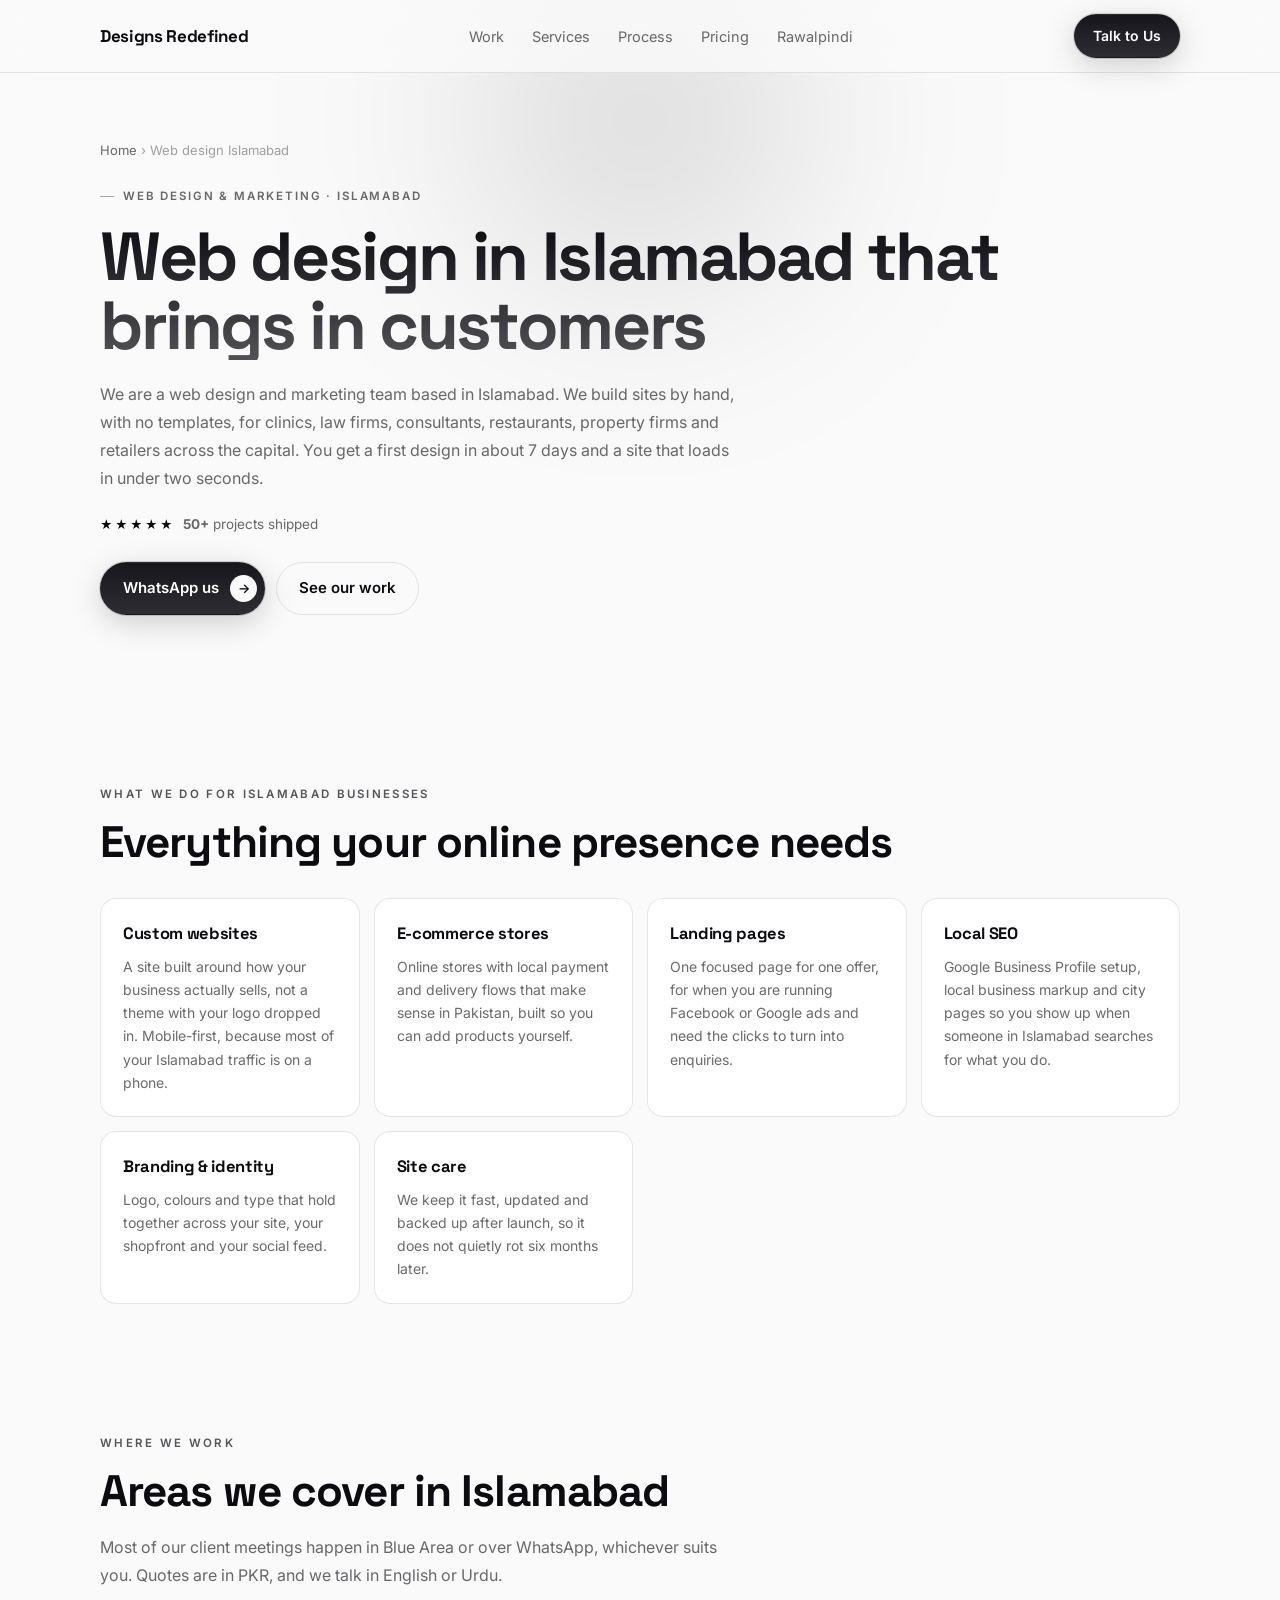
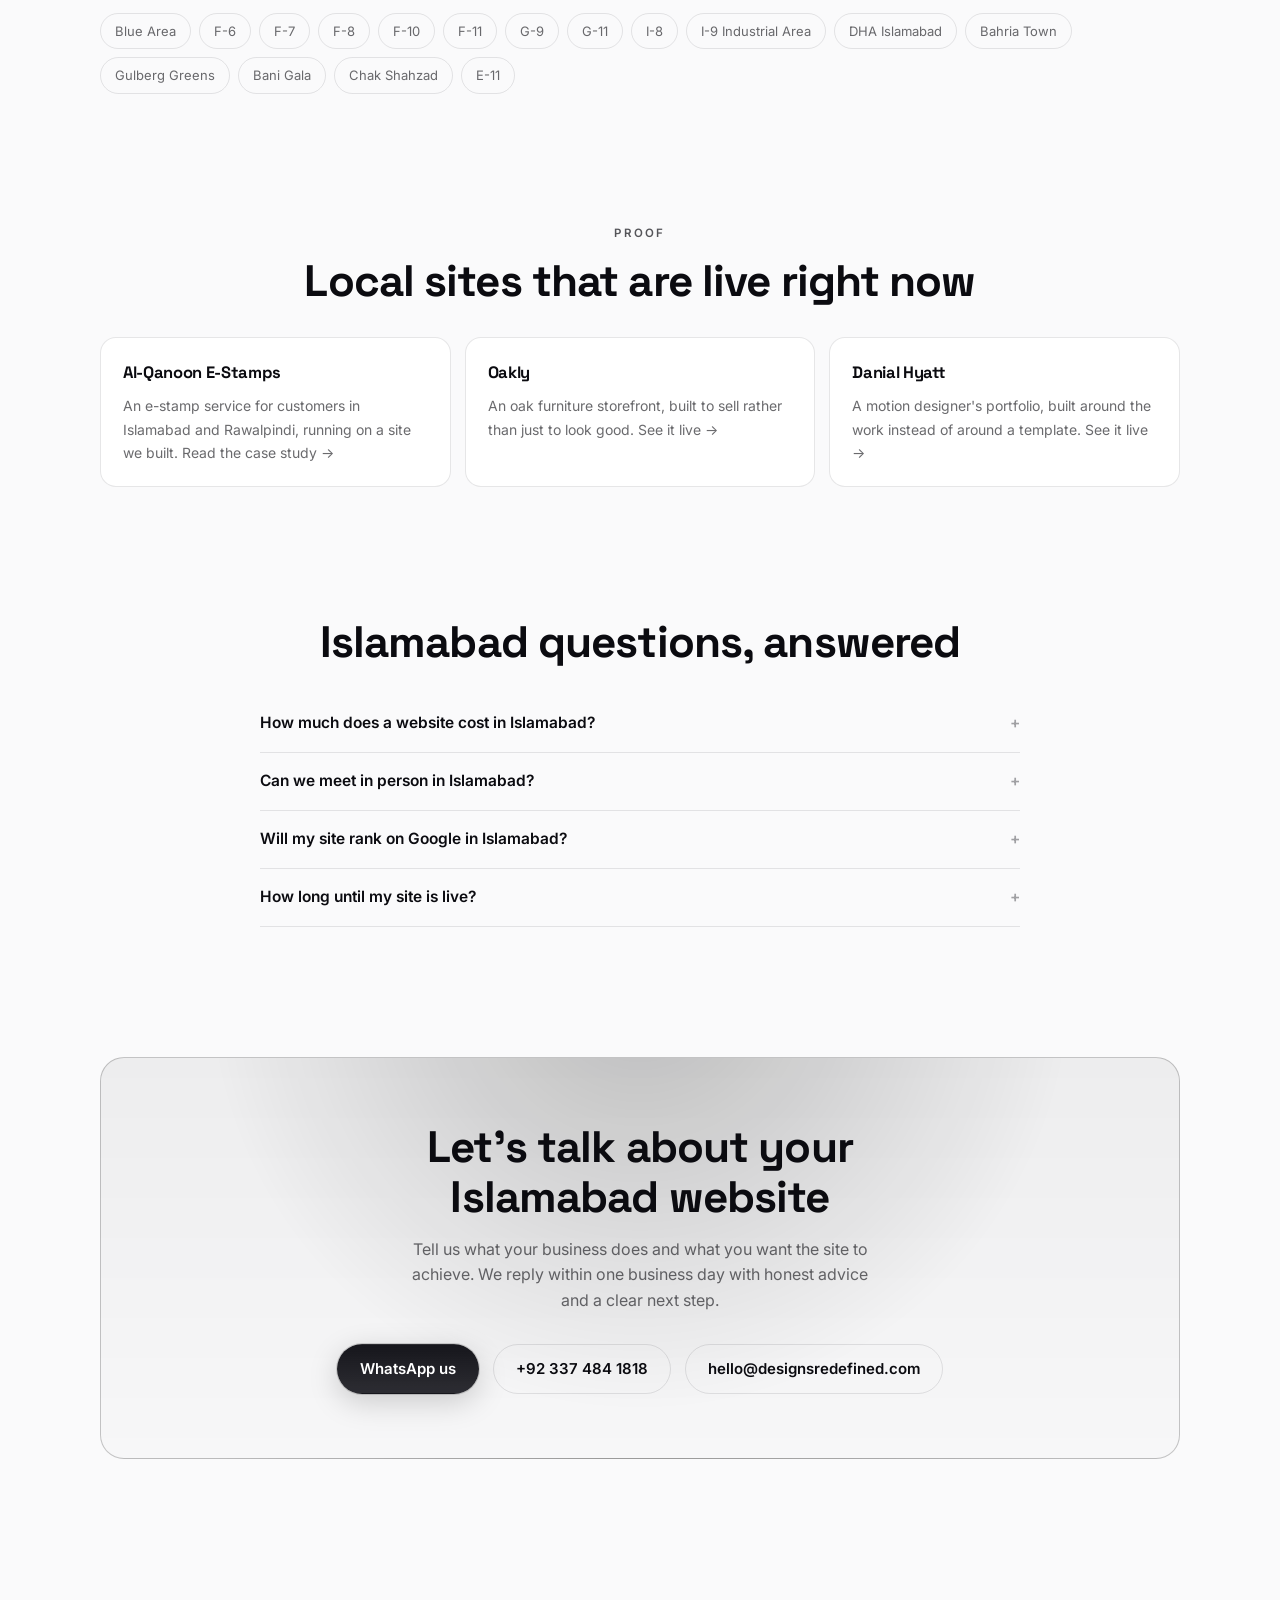
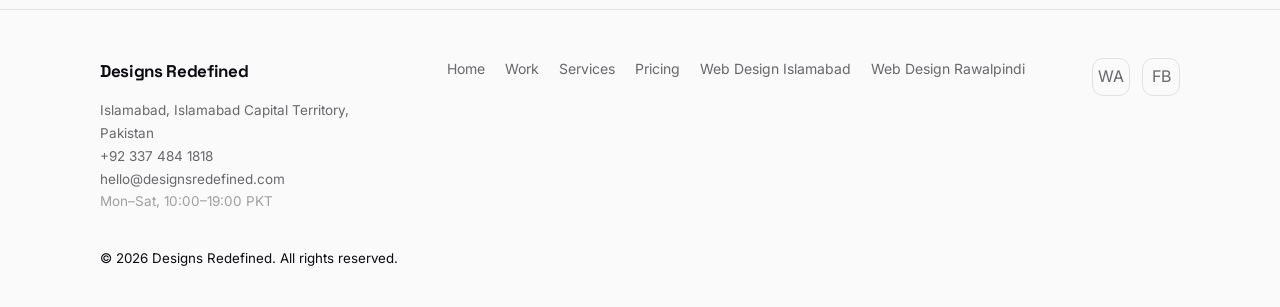
<file: islamabad-web-design/index.html>
<!DOCTYPE html>
<html lang="en-PK">
<head>
<meta charset="UTF-8">
<meta name="viewport" content="width=device-width, initial-scale=1.0">
<title>Web Design Islamabad | Custom Websites That Bring In Customers | Designs Redefined</title>
<meta name="description" content="Web design company in Islamabad. Hand-built, fast, SEO-ready websites and e-commerce stores for Islamabad businesses. 50+ projects shipped. Quotes in PKR. WhatsApp us.">
<link rel="canonical" href="https://designsredefined.com/islamabad-web-design/">
<meta name="theme-color" content="#03020B">

<meta property="og:type" content="website">
<meta property="og:site_name" content="Designs Redefined">
<meta property="og:url" content="https://designsredefined.com/islamabad-web-design/">
<meta property="og:title" content="Web Design Islamabad | Custom Websites That Bring In Customers">
<meta property="og:description" content="Web design company in Islamabad. Hand-built, fast, SEO-ready websites and e-commerce stores for Islamabad businesses. 50+ projects shipped. Quotes in PKR. WhatsApp us.">
<meta property="og:image" content="https://designsredefined.com/assets/og.jpg">
<meta property="og:image:width" content="1200">
<meta property="og:image:height" content="630">
<meta name="twitter:card" content="summary_large_image">
<meta name="twitter:title" content="Web Design Islamabad | Custom Websites That Bring In Customers">
<meta name="twitter:description" content="Web design company in Islamabad. Hand-built, fast, SEO-ready websites and e-commerce stores for Islamabad businesses. 50+ projects shipped. Quotes in PKR. WhatsApp us.">
<meta name="twitter:image" content="https://designsredefined.com/assets/og.jpg">

<meta name="geo.placename" content="Islamabad">
<meta name="geo.position" content="33.6844;73.0479">
<meta name="ICBM" content="33.6844, 73.0479">

<link rel="preconnect" href="https://fonts.googleapis.com">
<link rel="preconnect" href="https://fonts.gstatic.com" crossorigin>
<link href="https://fonts.googleapis.com/css2?family=Inter:wght@400;500;600;700;800&family=Space+Grotesk:wght@500;600;700&display=swap" rel="stylesheet">
<link rel="icon" href="data:image/svg+xml,<svg xmlns='http://www.w3.org/2000/svg' viewBox='0 0 100 100'><text y='.9em' font-size='90'>&#9670;</text></svg>">
<script>
/* applied before first paint so there is no flash of the wrong theme */
(function(){try{var t=localStorage.getItem('dr-theme');
if(t==='light'||t==='dark')document.documentElement.setAttribute('data-theme',t);}catch(e){}})();
document.documentElement.classList.add('js');
</script>
<link rel="stylesheet" href="/assets/site.css">
<style>
.loc-grid{display:grid;grid-template-columns:repeat(auto-fit,minmax(250px,1fr));gap:14px;margin-top:30px;text-align:left}
.loc-card{background:var(--card);border:1px solid var(--line);border-radius:16px;padding:22px}
.loc-card h3{font-size:16.5px;margin:0 0 8px}
.loc-card p{color:var(--ink-dim);font-size:14px;margin:0;line-height:1.65}
.loc-areas{display:flex;flex-wrap:wrap;gap:8px;margin-top:24px}
.loc-areas span{border:1px solid var(--line);border-radius:999px;padding:7px 14px;font-size:13px;color:var(--ink-dim)}
.faq{max-width:760px;margin:0 auto}
.faq details{border-bottom:1px solid var(--line);padding:16px 0}
.faq summary{cursor:pointer;font-weight:600;font-size:15.5px;list-style:none}
.faq summary::-webkit-details-marker{display:none}
.faq summary::after{content:'+';float:right;color:var(--ink-faint)}
.faq details[open] summary::after{content:'\2013'}
.faq p{color:var(--ink-dim);font-size:14.5px;line-height:1.7;margin:10px 0 0}
.city-hero{padding:140px 0 60px}
.city-hero h1{max-width:900px}
.crumb{font-size:13px;color:var(--ink-faint);margin-bottom:18px}
.crumb a{color:var(--ink-dim)}
/* reveal-on-scroll is progressive: .rv only hides once JS has flagged the document,
   so a failed script leaves the page readable instead of blank */
.rv{opacity:1;transform:none}
html.js .rv{opacity:0;transform:translateY(26px)}
html.js .rv.on{opacity:1;transform:none}
@media (prefers-reduced-motion:reduce){html.js .rv{opacity:1;transform:none;transition:none}}
</style>

<script type="application/ld+json">
{
  "@context": "https://schema.org",
  "@graph": [
    {
      "@type": ["ProfessionalService", "WebDesignCompany"],
      "@id": "https://designsredefined.com/#business",
      "name": "Designs Redefined",
      "url": "https://designsredefined.com/",
      "telephone": "+92-337-484-1818",
      "email": "hello@designsredefined.com",
      "priceRange": "$$",
      "currenciesAccepted": "PKR",
      "address": {
        "@type": "PostalAddress",
        "addressLocality": "Islamabad",
        "addressRegion": "Islamabad Capital Territory",
        "addressCountry": "PK"
      },
      "areaServed": [
        { "@type": "City", "name": "Islamabad" },
        { "@type": "City", "name": "Rawalpindi" }
      ],
      "sameAs": ["https://www.facebook.com/designsredefined"]
    },
    {
      "@type": "Service",
      "@id": "https://designsredefined.com/islamabad-web-design/#service",
      "name": "Web design in Islamabad",
      "serviceType": "Web design and development",
      "provider": { "@id": "https://designsredefined.com/#business" },
      "areaServed": {
        "@type": "City",
        "name": "Islamabad",
        "address": {
          "@type": "PostalAddress",
          "addressLocality": "Islamabad",
          "addressRegion": "Islamabad Capital Territory",
          "addressCountry": "PK"
        }
      },
      "url": "https://designsredefined.com/islamabad-web-design/"
    },
    {
      "@type": "BreadcrumbList",
      "itemListElement": [
        { "@type": "ListItem", "position": 1, "name": "Home", "item": "https://designsredefined.com/" },
        { "@type": "ListItem", "position": 2, "name": "Web design Islamabad", "item": "https://designsredefined.com/islamabad-web-design/" }
      ]
    },
    {
      "@type": "FAQPage",
      "mainEntity": [
        {
          "@type": "Question",
          "name": "How much does a website cost in Islamabad?",
          "acceptedAnswer": { "@type": "Answer", "text": "It depends on page count and whether you sell online. Send us a WhatsApp message describing your business and we will reply with a clear quote in PKR and what is included." }
        },
        {
          "@type": "Question",
          "name": "Can we meet in person in Islamabad?",
          "acceptedAnswer": { "@type": "Answer", "text": "Yes. Most of our client meetings happen in Blue Area or over WhatsApp, whichever suits you. Quotes are in PKR, and we talk in English or Urdu." }
        },
        {
          "@type": "Question",
          "name": "Will my site rank on Google in Islamabad?",
          "acceptedAnswer": { "@type": "Answer", "text": "We build every site SEO-ready and fast, and for local search we set up your Google Business Profile, local business markup and city-specific pages. Ranking takes time, but these are the pieces that make it possible." }
        }
      ]
    }
  ]
}
</script>
</head>
<body>

<nav class="nav">
  <div class="nav-inner">
    <a class="wordmark" href="/">Designs Redefined</a>
    <div class="nav-links">
      <a href="/#work">Work</a>
      <a href="/#services">Services</a>
      <a href="/#process">Process</a>
      <a href="/pricing/">Pricing</a>
      <a href="/rawalpindi-web-design/">Rawalpindi</a>
    </div>
    <div class="nav-right">
      <a class="btn btn-primary" href="https://wa.me/923374841818?text=Hi%20Designs%20Redefined%2C%20I%27d%20like%20to%20talk%20about%20a%20website." target="_blank" rel="noopener">Talk to Us</a>
    </div>
  </div>
</nav>

<header class="hero city-hero">
  <span class="glow glow-hero"></span>
  <div class="wrap" style="position:relative;z-index:1">
    <p class="crumb"><a href="/">Home</a> &rsaquo; Web design Islamabad</p>
    <span class="eyebrow">Web Design &amp; Marketing &middot; Islamabad</span>
    <h1>Web design in Islamabad that brings in customers</h1>
    <p style="color:var(--ink-dim);max-width:640px;margin-top:18px;line-height:1.75;font-size:16px">We are a web design and marketing team based in Islamabad. We build sites by hand, with no templates, for clinics, law firms, consultants, restaurants, property firms and retailers across the capital. You get a first design in about 7 days and a site that loads in under two seconds.</p>
    <div class="hero-proof" style="margin-top:22px">
      <span class="stars" aria-hidden="true"><i>&#9733;</i><i>&#9733;</i><i>&#9733;</i><i>&#9733;</i><i>&#9733;</i></span>
      <span><b>50+</b> projects shipped</span>
    </div>
    <div class="hero-cta" style="margin-top:26px">
      <a class="btn btn-primary btn-arrow" href="https://wa.me/923374841818?text=Hi%20Designs%20Redefined%2C%20I%27d%20like%20to%20talk%20about%20a%20website." target="_blank" rel="noopener">WhatsApp us<i aria-hidden="true">&#8594;</i></a>
      <a class="btn btn-ghost" href="/#work">See our work</a>
    </div>
  </div>
</header>

<section>
  <div class="wrap">
    <p class="kicker rv">What we do for Islamabad businesses</p>
    <h2 class="rv">Everything your online presence needs</h2>
    <div class="loc-grid rv">
      <div class="loc-card">
        <h3>Custom websites</h3>
        <p>A site built around how your business actually sells, not a theme with your logo dropped in. Mobile-first, because most of your Islamabad traffic is on a phone.</p>
      </div>
      <div class="loc-card">
        <h3>E-commerce stores</h3>
        <p>Online stores with local payment and delivery flows that make sense in Pakistan, built so you can add products yourself.</p>
      </div>
      <div class="loc-card">
        <h3>Landing pages</h3>
        <p>One focused page for one offer, for when you are running Facebook or Google ads and need the clicks to turn into enquiries.</p>
      </div>
      <div class="loc-card">
        <h3>Local SEO</h3>
        <p>Google Business Profile setup, local business markup and city pages so you show up when someone in Islamabad searches for what you do.</p>
      </div>
      <div class="loc-card">
        <h3>Branding &amp; identity</h3>
        <p>Logo, colours and type that hold together across your site, your shopfront and your social feed.</p>
      </div>
      <div class="loc-card">
        <h3>Site care</h3>
        <p>We keep it fast, updated and backed up after launch, so it does not quietly rot six months later.</p>
      </div>
    </div>
  </div>
</section>

<section style="padding-top:20px">
  <div class="wrap">
    <p class="kicker rv">Where we work</p>
    <h2 class="rv">Areas we cover in Islamabad</h2>
    <p class="rv" style="color:var(--ink-dim);max-width:640px;margin-top:14px;line-height:1.75">Most of our client meetings happen in Blue Area or over WhatsApp, whichever suits you. Quotes are in PKR, and we talk in English or Urdu.</p>
    <div class="loc-areas rv" aria-label="Areas of Islamabad we serve"><span>Blue Area</span><span>F-6</span><span>F-7</span><span>F-8</span><span>F-10</span><span>F-11</span><span>G-9</span><span>G-11</span><span>I-8</span><span>I-9 Industrial Area</span><span>DHA Islamabad</span><span>Bahria Town</span><span>Gulberg Greens</span><span>Bani Gala</span><span>Chak Shahzad</span><span>E-11</span></div>
  </div>
</section>

<section style="padding-top:20px">
  <div class="wrap">
    <p class="kicker rv" style="text-align:center">Proof</p>
    <h2 class="rv" style="text-align:center">Local sites that are live right now</h2>
    <div class="loc-grid rv">
      <div class="loc-card">
        <h3>Al-Qanoon E-Stamps</h3>
        <p>An e-stamp service for customers in Islamabad and Rawalpindi, running on a site we built. <a href="/work/al-qanoon-e-stamps/">Read the case study &rarr;</a></p>
      </div>
      <div class="loc-card">
        <h3>Oakly</h3>
        <p>An oak furniture storefront, built to sell rather than just to look good. <a href="/#work">See it live &rarr;</a></p>
      </div>
      <div class="loc-card">
        <h3>Danial Hyatt</h3>
        <p>A motion designer's portfolio, built around the work instead of around a template. <a href="/#work">See it live &rarr;</a></p>
      </div>
    </div>
  </div>
</section>

<section style="padding-top:20px">
  <div class="wrap">
    <h2 class="rv" style="text-align:center">Islamabad questions, answered</h2>
    <div class="faq rv" style="margin-top:28px">
      <details><summary>How much does a website cost in Islamabad?</summary>
        <p>It depends on page count and whether you sell online. Send us a WhatsApp message describing your business and we will reply with a clear quote in PKR and what is included.</p></details>
      <details><summary>Can we meet in person in Islamabad?</summary>
        <p>Yes. Most of our client meetings happen in Blue Area or over WhatsApp, whichever suits you. Quotes are in PKR, and we talk in English or Urdu.</p></details>
      <details><summary>Will my site rank on Google in Islamabad?</summary>
        <p>We build every site SEO-ready and fast, and for local search we set up your Google Business Profile, local business markup and city-specific pages. Ranking takes time, but these are the pieces that make it possible.</p></details>
      <details><summary>How long until my site is live?</summary>
        <p>First design in about 7 days. Most sites go live within a few weeks, depending on how quickly content and feedback come back to us.</p></details>
    </div>
  </div>
</section>

<section id="contact" style="padding-top:20px">
  <div class="wrap">
    <div class="cta-band rv">
      <h2>Let&rsquo;s talk about your Islamabad website</h2>
      <p>Tell us what your business does and what you want the site to achieve. We reply within one business day with honest advice and a clear next step.</p>
      <div class="band-cta">
        <a class="btn btn-primary" href="https://wa.me/923374841818?text=Hi%20Designs%20Redefined%2C%20I%27d%20like%20to%20talk%20about%20a%20website." target="_blank" rel="noopener">WhatsApp us</a>
        <a class="btn btn-ghost" href="tel:+923374841818">+92 337 484 1818</a>
        <a class="btn btn-ghost" href="mailto:hello@designsredefined.com">hello@designsredefined.com</a>
      </div>
    </div>
  </div>
</section>

<footer>
  <div class="wrap foot">
    <div>
      <a class="wordmark" href="/" style="margin-bottom:12px">Designs Redefined</a>
      <address style="color:var(--ink-dim);font-size:13.5px;max-width:280px;margin-top:14px;font-style:normal;line-height:1.7">
        Islamabad, Islamabad Capital Territory, Pakistan<br>
        <a href="tel:+923374841818">+92 337 484 1818</a><br>
        <a href="mailto:hello@designsredefined.com">hello@designsredefined.com</a><br>
        <span style="color:var(--ink-faint)">Mon&ndash;Sat, 10:00&ndash;19:00 PKT</span>
      </address>
    </div>
    <div class="foot-links">
      <a href="/">Home</a>
      <a href="/#work">Work</a>
      <a href="/#services">Services</a>
      <a href="/pricing/">Pricing</a>
      <a href="/islamabad-web-design/">Web Design Islamabad</a>
      <a href="/rawalpindi-web-design/">Web Design Rawalpindi</a>
    </div>
    <div class="social">
      <a href="https://wa.me/923374841818?text=Hi%20Designs%20Redefined%2C%20I%27d%20like%20to%20talk%20about%20a%20website." target="_blank" rel="noopener" aria-label="WhatsApp">WA</a>
      <a href="https://www.facebook.com/designsredefined" target="_blank" rel="noopener" aria-label="Facebook">FB</a>
    </div>
  </div>
  <div class="wrap" style="margin-top:32px">
    <small>&copy; 2026 Designs Redefined. All rights reserved.</small>
  </div>
</footer>

<script>
/* same reveal-on-scroll behaviour as the homepage */
var io=new IntersectionObserver(function(es){es.forEach(function(e){if(e.isIntersecting){e.target.classList.add('on');io.unobserve(e.target)}})},{threshold:.12});
document.querySelectorAll('.rv').forEach(function(el){io.observe(el)});
</script>
</body>
</html>
</file>
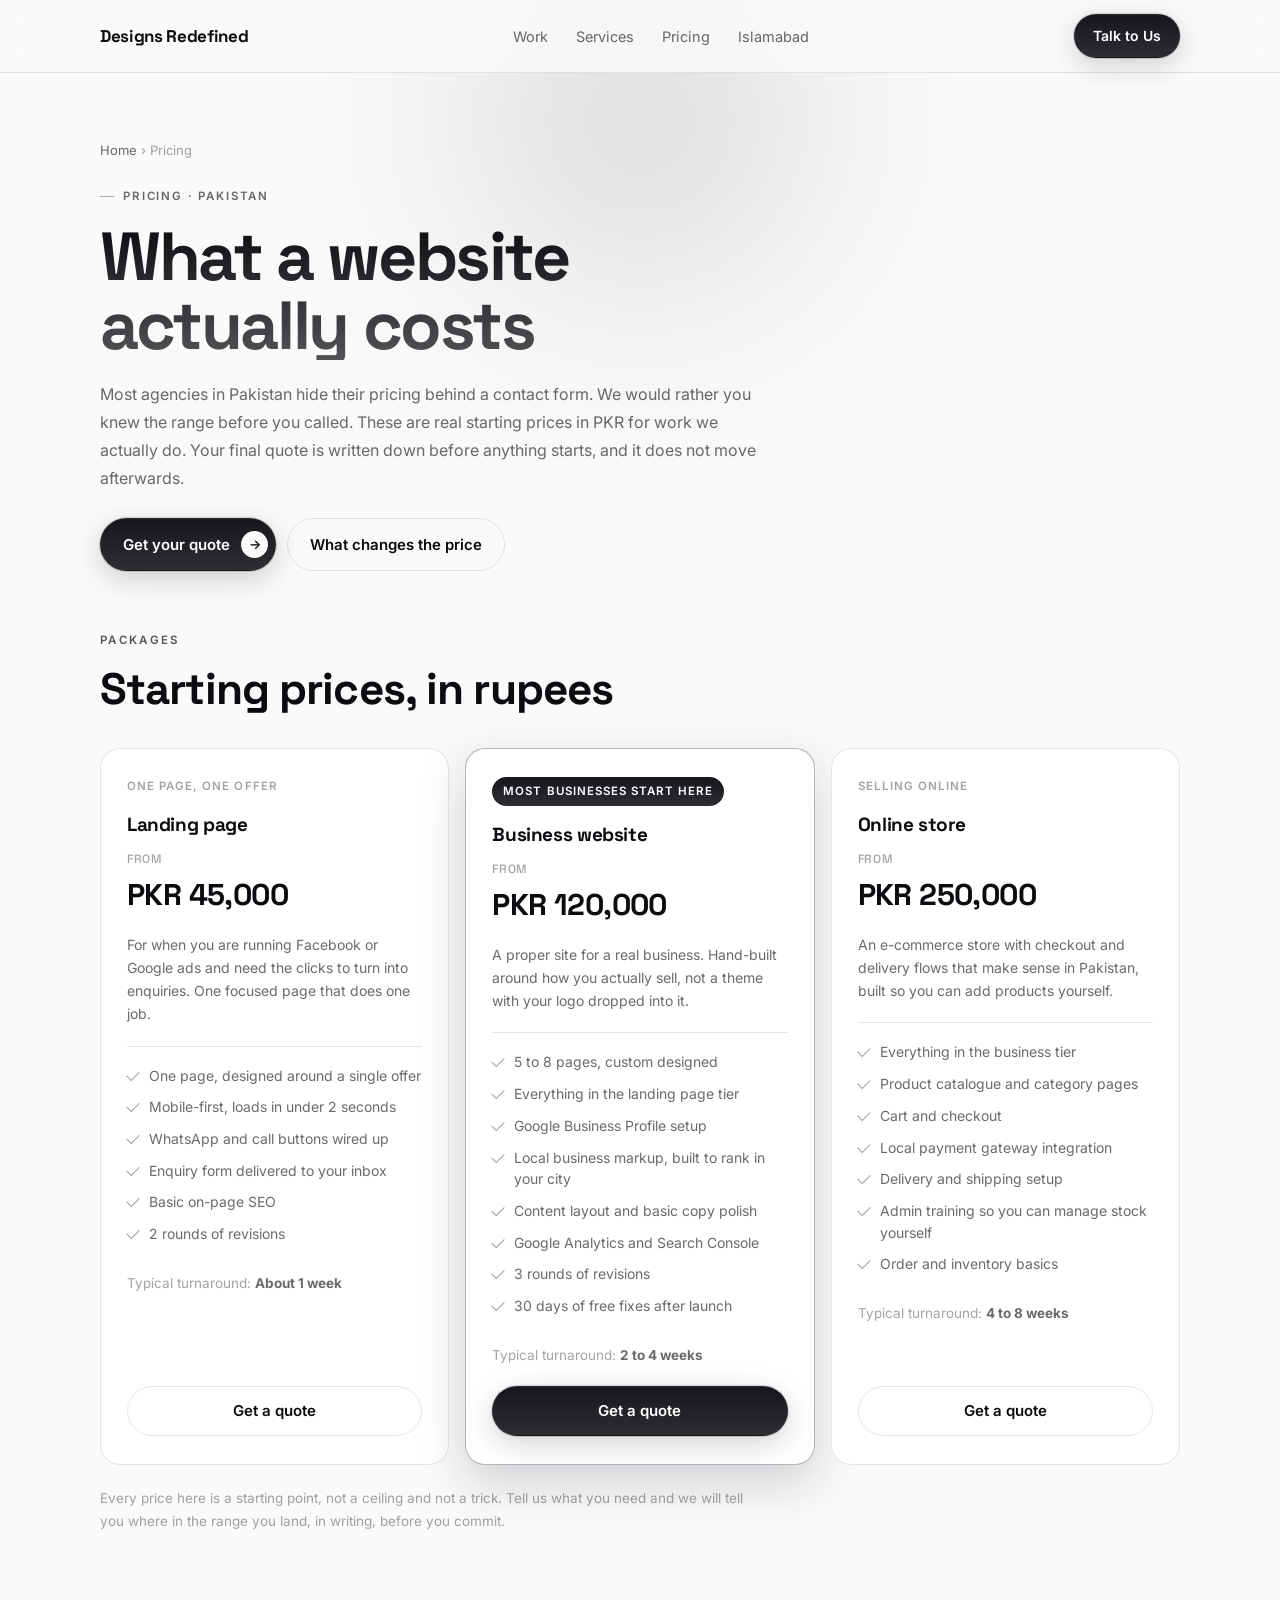
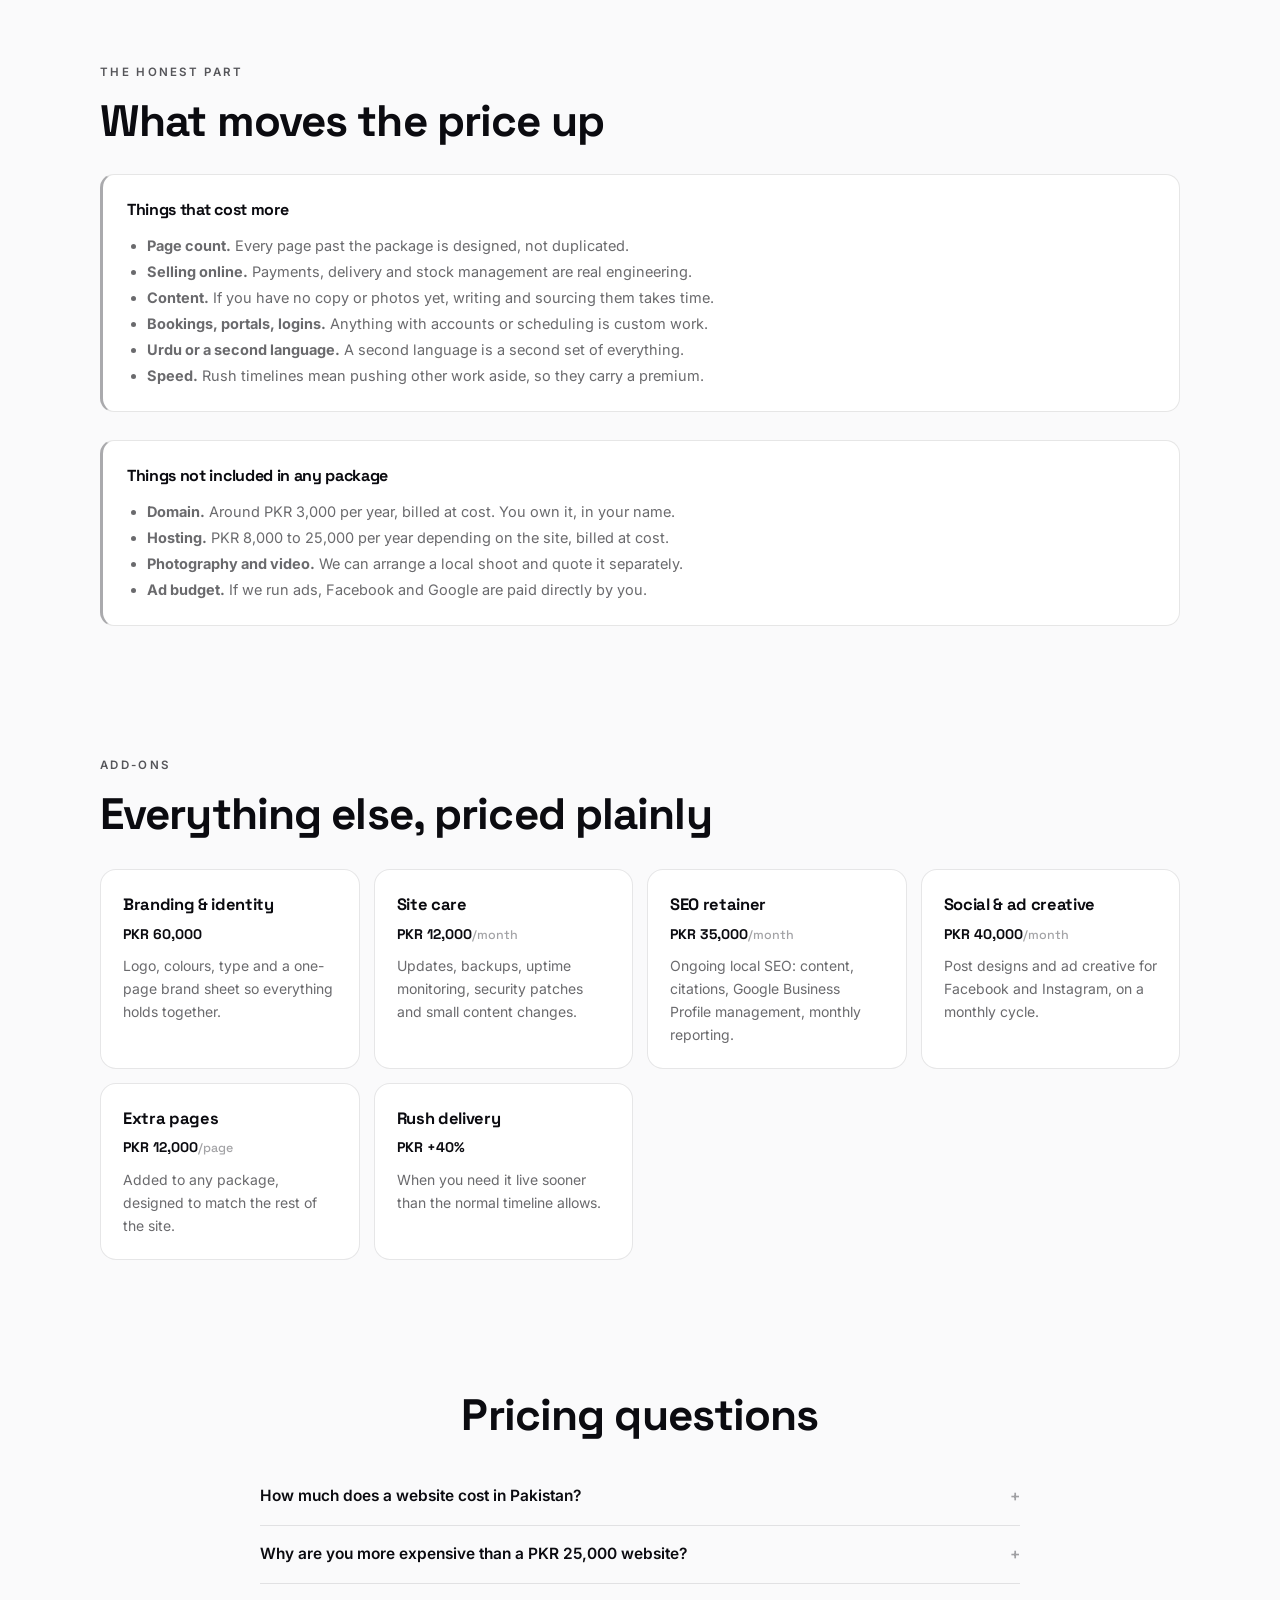
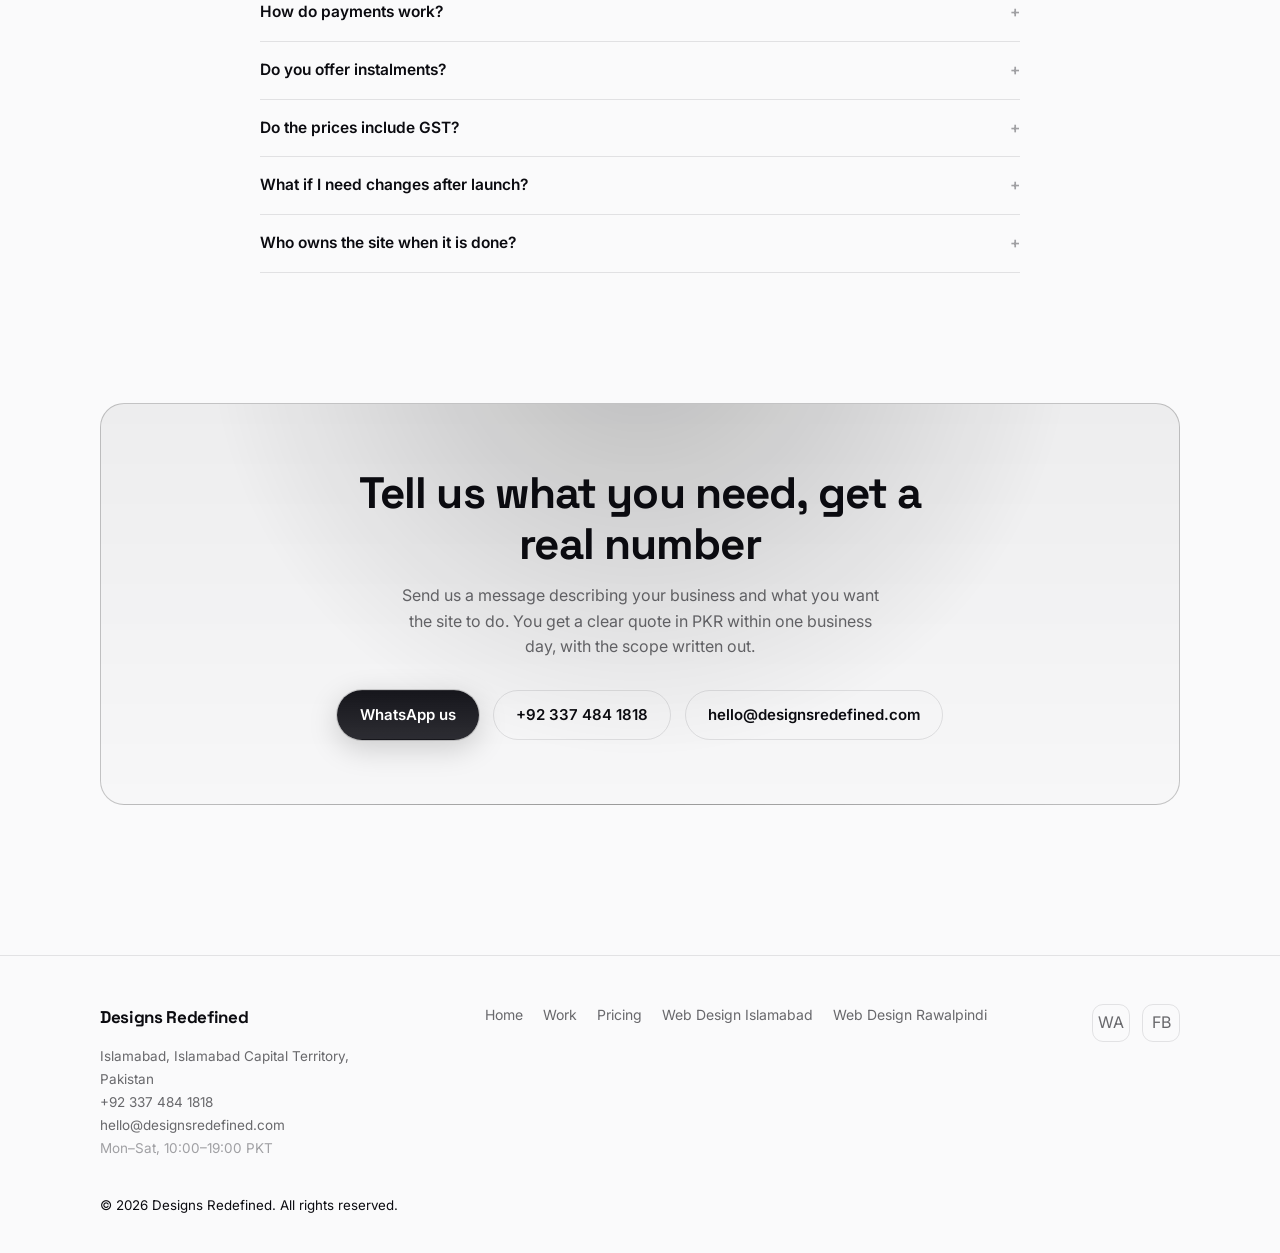
<file: pricing/index.html>
<!DOCTYPE html>
<html lang="en-PK">
<head>
<meta charset="UTF-8">
<meta name="viewport" content="width=device-width, initial-scale=1.0">
<title>Website Design Pricing in Pakistan (PKR) | Designs Redefined</title>
<meta name="description" content="What a website actually costs in Pakistan. Honest PKR pricing from Designs Redefined, Islamabad: landing pages from PKR 45,000, business websites from PKR 120,000, online stores from PKR 250,000. No hidden extras.">
<link rel="canonical" href="https://designsredefined.com/pricing/">
<meta name="theme-color" content="#03020B">

<meta property="og:type" content="website">
<meta property="og:site_name" content="Designs Redefined">
<meta property="og:url" content="https://designsredefined.com/pricing/">
<meta property="og:title" content="Website Design Pricing in Pakistan (PKR) | Designs Redefined">
<meta property="og:description" content="Honest PKR pricing. Landing pages from PKR 45,000, business websites from PKR 120,000, online stores from PKR 250,000. What changes the price, and what is not included.">
<meta property="og:image" content="https://designsredefined.com/assets/og.jpg">
<meta property="og:image:width" content="1200">
<meta property="og:image:height" content="630">
<meta name="twitter:card" content="summary_large_image">
<meta name="twitter:title" content="Website Design Pricing in Pakistan (PKR)">
<meta name="twitter:description" content="Landing pages from PKR 45,000, business websites from PKR 120,000, online stores from PKR 250,000. No hidden extras.">
<meta name="twitter:image" content="https://designsredefined.com/assets/og.jpg">

<meta name="geo.placename" content="Islamabad">
<meta name="geo.position" content="33.6844;73.0479">
<meta name="ICBM" content="33.6844, 73.0479">

<link rel="preconnect" href="https://fonts.googleapis.com">
<link rel="preconnect" href="https://fonts.gstatic.com" crossorigin>
<link href="https://fonts.googleapis.com/css2?family=Inter:wght@400;500;600;700;800&family=Space+Grotesk:wght@500;600;700&display=swap" rel="stylesheet">
<link rel="icon" href="data:image/svg+xml,<svg xmlns='http://www.w3.org/2000/svg' viewBox='0 0 100 100'><text y='.9em' font-size='90'>&#9670;</text></svg>">
<script>
(function(){try{var t=localStorage.getItem('dr-theme');
if(t==='light'||t==='dark')document.documentElement.setAttribute('data-theme',t);}catch(e){}})();
document.documentElement.classList.add('js');
</script>
<link rel="stylesheet" href="/assets/site.css">
<style>
/* reveal-on-scroll is progressive: without JS the page stays readable */
.rv{opacity:1;transform:none}
html.js .rv{opacity:0;transform:translateY(26px)}
html.js .rv.on{opacity:1;transform:none}
@media (prefers-reduced-motion:reduce){html.js .rv{opacity:1;transform:none;transition:none}}

.crumb{font-size:13px;color:var(--ink-faint);margin-bottom:18px}
.crumb a{color:var(--ink-dim)}
.price-hero{padding:140px 0 50px}

.tiers{display:grid;grid-template-columns:repeat(auto-fit,minmax(290px,1fr));gap:16px;margin-top:34px;align-items:start}
.tier{background:var(--card);border:1px solid var(--line);border-radius:20px;padding:28px 26px;display:flex;flex-direction:column;height:100%}
.tier-feat{border-color:rgba(var(--ink-rgb),.3);box-shadow:0 18px 50px rgba(var(--shadow),.18)}
.tier-tag,.tier-badge{font-size:11.5px;letter-spacing:.09em;text-transform:uppercase;color:var(--ink-faint);font-weight:600}
.tier-badge{color:var(--btn-fg);background:var(--btn-bg);border-radius:999px;padding:5px 11px;align-self:flex-start}
.tier h3{font-size:19px;margin:14px 0 6px}
.tier-price{font-family:'Space Grotesk',Inter,sans-serif;font-size:30px;font-weight:700;margin:4px 0 0;letter-spacing:-.02em}
.tier-price small{display:block;font-size:12px;font-weight:500;color:var(--ink-faint);letter-spacing:.06em;text-transform:uppercase;margin-bottom:2px}
.tier-blurb{color:var(--ink-dim);font-size:14px;line-height:1.65;margin:14px 0 0}
.tier-list{list-style:none;padding:0;margin:20px 0 0;border-top:1px solid var(--line);padding-top:18px}
.tier-list li{position:relative;padding-left:22px;margin-bottom:10px;font-size:14px;color:var(--ink-dim);line-height:1.55}
.tier-list li::before{content:'';position:absolute;left:0;top:6px;width:11px;height:6px;border-left:1.8px solid currentColor;border-bottom:1.8px solid currentColor;transform:rotate(-45deg);opacity:.65}
.tier-turn{font-size:13.5px;color:var(--ink-faint);margin:18px 0 20px}
.tier-turn b{color:var(--ink-dim)}
.tier .btn{margin-top:auto;justify-content:center}

.loc-grid{display:grid;grid-template-columns:repeat(auto-fit,minmax(250px,1fr));gap:14px;margin-top:30px;text-align:left}
.loc-card{background:var(--card);border:1px solid var(--line);border-radius:16px;padding:22px}
.loc-card h3{font-size:16.5px;margin:0 0 4px}
.loc-card p{color:var(--ink-dim);font-size:14px;margin:0;line-height:1.65}
.ex-price{font-family:'Space Grotesk',Inter,sans-serif;font-weight:700;font-size:18px;color:var(--ink) !important;margin:0 0 8px !important}
.ex-price span{font-size:12.5px;font-weight:500;color:var(--ink-faint)}

.note{background:var(--card);border:1px solid var(--line);border-left:3px solid rgba(var(--ink-rgb),.35);border-radius:14px;padding:22px 24px;margin-top:28px}
.note h3{font-size:16px;margin:0 0 10px}
.note ul{margin:0;padding-left:20px;color:var(--ink-dim);font-size:14.5px;line-height:1.8}

.faq{max-width:760px;margin:0 auto}
.faq details{border-bottom:1px solid var(--line);padding:16px 0}
.faq summary{cursor:pointer;font-weight:600;font-size:15.5px;list-style:none}
.faq summary::-webkit-details-marker{display:none}
.faq summary::after{content:'+';float:right;color:var(--ink-faint)}
.faq details[open] summary::after{content:'\2013'}
.faq p{color:var(--ink-dim);font-size:14.5px;line-height:1.7;margin:10px 0 0}
</style>

<script type="application/ld+json">
{
  "@context": "https://schema.org",
  "@graph": [
    {
      "@type": "OfferCatalog",
      "@id": "https://designsredefined.com/pricing/#catalog",
      "name": "Website design packages in Pakistan",
      "url": "https://designsredefined.com/pricing/",
      "provider": { "@id": "https://designsredefined.com/#business" },
      "itemListElement": [
        {
          "@type": "Offer",
          "name": "Landing page",
          "price": "45000",
          "priceCurrency": "PKR",
          "priceSpecification": {
            "@type": "PriceSpecification",
            "minPrice": "45000",
            "priceCurrency": "PKR",
            "valueAddedTaxIncluded": false
          },
          "itemOffered": { "@type": "Service", "name": "Landing page", "provider": { "@id": "https://designsredefined.com/#business" } },
          "areaServed": [{ "@type": "City", "name": "Islamabad" }, { "@type": "City", "name": "Rawalpindi" }],
          "availability": "https://schema.org/InStock"
        },
        {
          "@type": "Offer",
          "name": "Business website",
          "price": "120000",
          "priceCurrency": "PKR",
          "priceSpecification": {
            "@type": "PriceSpecification",
            "minPrice": "120000",
            "priceCurrency": "PKR",
            "valueAddedTaxIncluded": false
          },
          "itemOffered": { "@type": "Service", "name": "Business website", "provider": { "@id": "https://designsredefined.com/#business" } },
          "areaServed": [{ "@type": "City", "name": "Islamabad" }, { "@type": "City", "name": "Rawalpindi" }],
          "availability": "https://schema.org/InStock"
        },
        {
          "@type": "Offer",
          "name": "Online store",
          "price": "250000",
          "priceCurrency": "PKR",
          "priceSpecification": {
            "@type": "PriceSpecification",
            "minPrice": "250000",
            "priceCurrency": "PKR",
            "valueAddedTaxIncluded": false
          },
          "itemOffered": { "@type": "Service", "name": "Online store", "provider": { "@id": "https://designsredefined.com/#business" } },
          "areaServed": [{ "@type": "City", "name": "Islamabad" }, { "@type": "City", "name": "Rawalpindi" }],
          "availability": "https://schema.org/InStock"
        }
      ]
    },
    {
      "@type": "BreadcrumbList",
      "itemListElement": [
        { "@type": "ListItem", "position": 1, "name": "Home", "item": "https://designsredefined.com/" },
        { "@type": "ListItem", "position": 2, "name": "Pricing", "item": "https://designsredefined.com/pricing/" }
      ]
    },
    {
      "@type": "FAQPage",
      "mainEntity": [
        {
          "@type": "Question",
          "name": "How much does a website cost in Pakistan?",
          "acceptedAnswer": { "@type": "Answer", "text": "A single landing page starts at PKR 45,000. A 5 to 8 page business website starts at PKR 120,000. An online store with checkout starts at PKR 250,000. The final number depends on page count, whether you are selling online, and how much content and custom design work is involved." }
        },
        {
          "@type": "Question",
          "name": "Why are you more expensive than a PKR 25,000 website?",
          "acceptedAnswer": { "@type": "Answer", "text": "Because those are templates with your logo dropped in. We build by hand, which means the site is designed around how your business actually sells, loads in under two seconds, and is built to rank. A cheap template usually gets replaced within a year, so it costs more in the end." }
        },
        {
          "@type": "Question",
          "name": "What is not included in the price?",
          "acceptedAnswer": { "@type": "Answer", "text": "Domain registration and hosting are billed separately at cost, roughly PKR 3,000 per year for a domain and PKR 8,000 to 25,000 per year for hosting depending on the site. Professional photography, video, and paid ad budgets are also separate. We tell you all of this before you commit, not after." }
        },
        {
          "@type": "Question",
          "name": "How do payments work?",
          "acceptedAnswer": { "@type": "Answer", "text": "Fifty percent to start and fifty percent on launch, by bank transfer in PKR. For larger projects we can split it across milestones. You get a written scope and quote before any money changes hands." }
        },
        {
          "@type": "Question",
          "name": "Do you offer instalments?",
          "acceptedAnswer": { "@type": "Answer", "text": "For projects over PKR 200,000 we can split payment across three or four milestones tied to delivery stages. Ask us on WhatsApp." }
        },
        {
          "@type": "Question",
          "name": "What if I need changes after launch?",
          "acceptedAnswer": { "@type": "Answer", "text": "The business and store packages include 30 days of free fixes after launch. After that, small changes are covered by the site care plan at PKR 12,000 per month, or billed as needed." }
        }
      ]
    }
  ]
}
</script>
</head>
<body>

<nav class="nav">
  <div class="nav-inner">
    <a class="wordmark" href="/">Designs Redefined</a>
    <div class="nav-links">
      <a href="/#work">Work</a>
      <a href="/#services">Services</a>
      <a href="/pricing/">Pricing</a>
      <a href="/islamabad-web-design/">Islamabad</a>
    </div>
    <div class="nav-right">
      <a class="btn btn-primary" href="https://wa.me/923374841818?text=Hi%20Designs%20Redefined%2C%20I%27d%20like%20a%20quote%20for%20a%20website." target="_blank" rel="noopener">Talk to Us</a>
    </div>
  </div>
</nav>

<header class="hero price-hero">
  <span class="glow glow-hero"></span>
  <div class="wrap" style="position:relative;z-index:1">
    <p class="crumb"><a href="/">Home</a> &rsaquo; Pricing</p>
    <span class="eyebrow">Pricing &middot; Pakistan</span>
    <h1>What a website actually costs</h1>
    <p style="color:var(--ink-dim);max-width:660px;margin-top:18px;line-height:1.75;font-size:16px">
      Most agencies in Pakistan hide their pricing behind a contact form. We would rather you
      knew the range before you called. These are real starting prices in PKR for work we
      actually do. Your final quote is written down before anything starts, and it does not
      move afterwards.
    </p>
    <div class="hero-cta" style="margin-top:26px">
      <a class="btn btn-primary btn-arrow" href="https://wa.me/923374841818?text=Hi%20Designs%20Redefined%2C%20I%27d%20like%20a%20quote%20for%20a%20website." target="_blank" rel="noopener">Get your quote<i aria-hidden="true">&#8594;</i></a>
      <a class="btn btn-ghost" href="#whatchanges">What changes the price</a>
    </div>
  </div>
</header>

<section style="padding-top:10px">
  <div class="wrap">
    <p class="kicker rv">Packages</p>
    <h2 class="rv">Starting prices, in rupees</h2>
    <div class="tiers rv">
      <div class="tier">
        <span class="tier-tag">One page, one offer</span>
        <h3>Landing page</h3>
        <p class="tier-price"><small>from</small> PKR 45,000</p>
        <p class="tier-blurb">For when you are running Facebook or Google ads and need the clicks to turn into enquiries. One focused page that does one job.</p>
        <ul class="tier-list">
        <li>One page, designed around a single offer</li>
        <li>Mobile-first, loads in under 2 seconds</li>
        <li>WhatsApp and call buttons wired up</li>
        <li>Enquiry form delivered to your inbox</li>
        <li>Basic on-page SEO</li>
        <li>2 rounds of revisions</li>
        </ul>
        <p class="tier-turn">Typical turnaround: <b>About 1 week</b></p>
        <a class="btn btn-ghost" href="https://wa.me/923374841818?text=Hi%20Designs%20Redefined%2C%20I%27d%20like%20a%20quote%20for%20a%20website." target="_blank" rel="noopener">Get a quote</a>
      </div>
      <div class="tier tier-feat">
        <span class="tier-badge">Most businesses start here</span>
        <h3>Business website</h3>
        <p class="tier-price"><small>from</small> PKR 120,000</p>
        <p class="tier-blurb">A proper site for a real business. Hand-built around how you actually sell, not a theme with your logo dropped into it.</p>
        <ul class="tier-list">
        <li>5 to 8 pages, custom designed</li>
        <li>Everything in the landing page tier</li>
        <li>Google Business Profile setup</li>
        <li>Local business markup, built to rank in your city</li>
        <li>Content layout and basic copy polish</li>
        <li>Google Analytics and Search Console</li>
        <li>3 rounds of revisions</li>
        <li>30 days of free fixes after launch</li>
        </ul>
        <p class="tier-turn">Typical turnaround: <b>2 to 4 weeks</b></p>
        <a class="btn btn-primary" href="https://wa.me/923374841818?text=Hi%20Designs%20Redefined%2C%20I%27d%20like%20a%20quote%20for%20a%20website." target="_blank" rel="noopener">Get a quote</a>
      </div>
      <div class="tier">
        <span class="tier-tag">Selling online</span>
        <h3>Online store</h3>
        <p class="tier-price"><small>from</small> PKR 250,000</p>
        <p class="tier-blurb">An e-commerce store with checkout and delivery flows that make sense in Pakistan, built so you can add products yourself.</p>
        <ul class="tier-list">
        <li>Everything in the business tier</li>
        <li>Product catalogue and category pages</li>
        <li>Cart and checkout</li>
        <li>Local payment gateway integration</li>
        <li>Delivery and shipping setup</li>
        <li>Admin training so you can manage stock yourself</li>
        <li>Order and inventory basics</li>
        </ul>
        <p class="tier-turn">Typical turnaround: <b>4 to 8 weeks</b></p>
        <a class="btn btn-ghost" href="https://wa.me/923374841818?text=Hi%20Designs%20Redefined%2C%20I%27d%20like%20a%20quote%20for%20a%20website." target="_blank" rel="noopener">Get a quote</a>
      </div>
    </div>
    <p class="rv" style="color:var(--ink-faint);font-size:13.5px;margin-top:22px;max-width:660px;line-height:1.7">
      Every price here is a starting point, not a ceiling and not a trick. Tell us what you
      need and we will tell you where in the range you land, in writing, before you commit.
    </p>
  </div>
</section>

<section id="whatchanges" style="padding-top:20px">
  <div class="wrap">
    <p class="kicker rv">The honest part</p>
    <h2 class="rv">What moves the price up</h2>
    <div class="note rv">
      <h3>Things that cost more</h3>
      <ul>
        <li><b>Page count.</b> Every page past the package is designed, not duplicated.</li>
        <li><b>Selling online.</b> Payments, delivery and stock management are real engineering.</li>
        <li><b>Content.</b> If you have no copy or photos yet, writing and sourcing them takes time.</li>
        <li><b>Bookings, portals, logins.</b> Anything with accounts or scheduling is custom work.</li>
        <li><b>Urdu or a second language.</b> A second language is a second set of everything.</li>
        <li><b>Speed.</b> Rush timelines mean pushing other work aside, so they carry a premium.</li>
      </ul>
    </div>
    <div class="note rv">
      <h3>Things not included in any package</h3>
      <ul>
        <li><b>Domain.</b> Around PKR 3,000 per year, billed at cost. You own it, in your name.</li>
        <li><b>Hosting.</b> PKR 8,000 to 25,000 per year depending on the site, billed at cost.</li>
        <li><b>Photography and video.</b> We can arrange a local shoot and quote it separately.</li>
        <li><b>Ad budget.</b> If we run ads, Facebook and Google are paid directly by you.</li>
      </ul>
    </div>
  </div>
</section>

<section style="padding-top:20px">
  <div class="wrap">
    <p class="kicker rv">Add-ons</p>
    <h2 class="rv">Everything else, priced plainly</h2>
    <div class="loc-grid rv">
      <div class="loc-card">
        <h3>Branding &amp; identity</h3>
        <p class="ex-price">PKR 60,000</p>
        <p>Logo, colours, type and a one-page brand sheet so everything holds together.</p>
      </div>
      <div class="loc-card">
        <h3>Site care</h3>
        <p class="ex-price">PKR 12,000<span>/month</span></p>
        <p>Updates, backups, uptime monitoring, security patches and small content changes.</p>
      </div>
      <div class="loc-card">
        <h3>SEO retainer</h3>
        <p class="ex-price">PKR 35,000<span>/month</span></p>
        <p>Ongoing local SEO: content, citations, Google Business Profile management, monthly reporting.</p>
      </div>
      <div class="loc-card">
        <h3>Social &amp; ad creative</h3>
        <p class="ex-price">PKR 40,000<span>/month</span></p>
        <p>Post designs and ad creative for Facebook and Instagram, on a monthly cycle.</p>
      </div>
      <div class="loc-card">
        <h3>Extra pages</h3>
        <p class="ex-price">PKR 12,000<span>/page</span></p>
        <p>Added to any package, designed to match the rest of the site.</p>
      </div>
      <div class="loc-card">
        <h3>Rush delivery</h3>
        <p class="ex-price">PKR +40%</p>
        <p>When you need it live sooner than the normal timeline allows.</p>
      </div>
    </div>
  </div>
</section>

<section style="padding-top:20px">
  <div class="wrap">
    <h2 class="rv" style="text-align:center">Pricing questions</h2>
    <div class="faq rv" style="margin-top:28px">
      <details><summary>How much does a website cost in Pakistan?</summary>
        <p>A single landing page starts at PKR 45,000. A 5 to 8 page business website starts at PKR 120,000. An online store with checkout starts at PKR 250,000. Where you land in the range depends on page count, whether you are selling online, and how much content work is involved.</p></details>
      <details><summary>Why are you more expensive than a PKR 25,000 website?</summary>
        <p>Because those are templates with your logo dropped in. We build by hand, so the site is designed around how your business actually sells, loads in under two seconds, and is built to rank. A cheap template usually gets replaced within a year, which makes it the more expensive option in the end.</p></details>
      <details><summary>How do payments work?</summary>
        <p>Fifty percent to start, fifty percent on launch, by bank transfer in PKR. You get a written scope and quote before any money changes hands.</p></details>
      <details><summary>Do you offer instalments?</summary>
        <p>For projects over PKR 200,000 we can split payment across three or four milestones tied to delivery stages. Ask us on WhatsApp.</p></details>
      <details><summary>Do the prices include GST?</summary>
        <p>Prices are quoted exclusive of tax. If your business requires a tax invoice, tell us up front and we will show it on the quote.</p></details>
      <details><summary>What if I need changes after launch?</summary>
        <p>The business and store packages include 30 days of free fixes after launch. After that, small changes are covered by the site care plan at PKR 12,000 per month, or billed as needed.</p></details>
      <details><summary>Who owns the site when it is done?</summary>
        <p>You do. The domain is registered in your name, the site is yours, and you are not locked into us for hosting or care. We would rather you stayed because the work is good.</p></details>
    </div>
  </div>
</section>

<section id="contact" style="padding-top:20px">
  <div class="wrap">
    <div class="cta-band rv">
      <h2>Tell us what you need, get a real number</h2>
      <p>Send us a message describing your business and what you want the site to do. You get a clear quote in PKR within one business day, with the scope written out.</p>
      <div class="band-cta">
        <a class="btn btn-primary" href="https://wa.me/923374841818?text=Hi%20Designs%20Redefined%2C%20I%27d%20like%20a%20quote%20for%20a%20website." target="_blank" rel="noopener">WhatsApp us</a>
        <a class="btn btn-ghost" href="tel:+923374841818">+92 337 484 1818</a>
        <a class="btn btn-ghost" href="mailto:hello@designsredefined.com">hello@designsredefined.com</a>
      </div>
    </div>
  </div>
</section>

<footer>
  <div class="wrap foot">
    <div>
      <a class="wordmark" href="/" style="margin-bottom:12px">Designs Redefined</a>
      <address style="color:var(--ink-dim);font-size:13.5px;max-width:280px;margin-top:14px;font-style:normal;line-height:1.7">
        Islamabad, Islamabad Capital Territory, Pakistan<br>
        <a href="tel:+923374841818">+92 337 484 1818</a><br>
        <a href="mailto:hello@designsredefined.com">hello@designsredefined.com</a><br>
        <span style="color:var(--ink-faint)">Mon&ndash;Sat, 10:00&ndash;19:00 PKT</span>
      </address>
    </div>
    <div class="foot-links">
      <a href="/">Home</a>
      <a href="/#work">Work</a>
      <a href="/pricing/">Pricing</a>
      <a href="/islamabad-web-design/">Web Design Islamabad</a>
      <a href="/rawalpindi-web-design/">Web Design Rawalpindi</a>
    </div>
    <div class="social">
      <a href="https://wa.me/923374841818?text=Hi%20Designs%20Redefined%2C%20I%27d%20like%20a%20quote%20for%20a%20website." target="_blank" rel="noopener" aria-label="WhatsApp">WA</a>
      <a href="https://www.facebook.com/designsredefined" target="_blank" rel="noopener" aria-label="Facebook">FB</a>
    </div>
  </div>
  <div class="wrap" style="margin-top:32px">
    <small>&copy; 2026 Designs Redefined. All rights reserved.</small>
  </div>
</footer>

<script>
var io=new IntersectionObserver(function(es){es.forEach(function(e){if(e.isIntersecting){e.target.classList.add('on');io.unobserve(e.target)}})},{threshold:.12});
document.querySelectorAll('.rv').forEach(function(el){io.observe(el)});
</script>
</body>
</html>
</file>
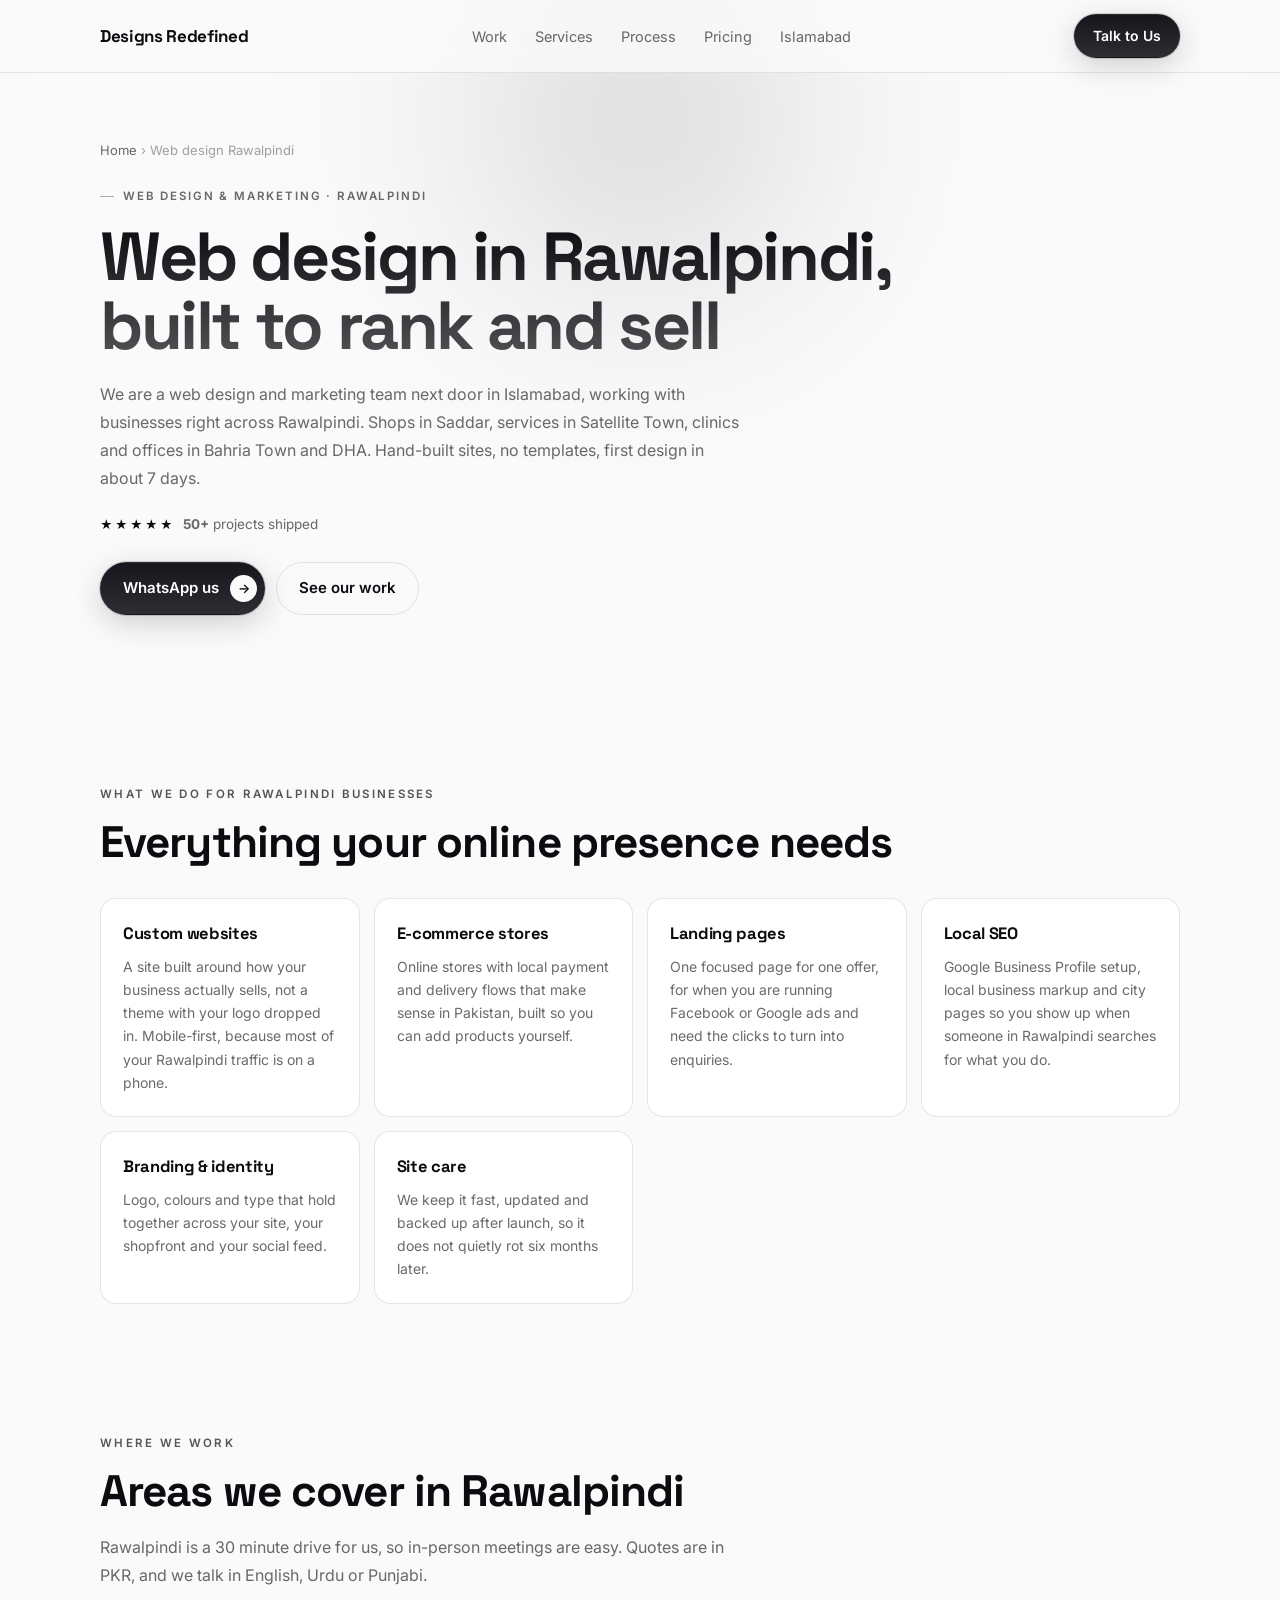
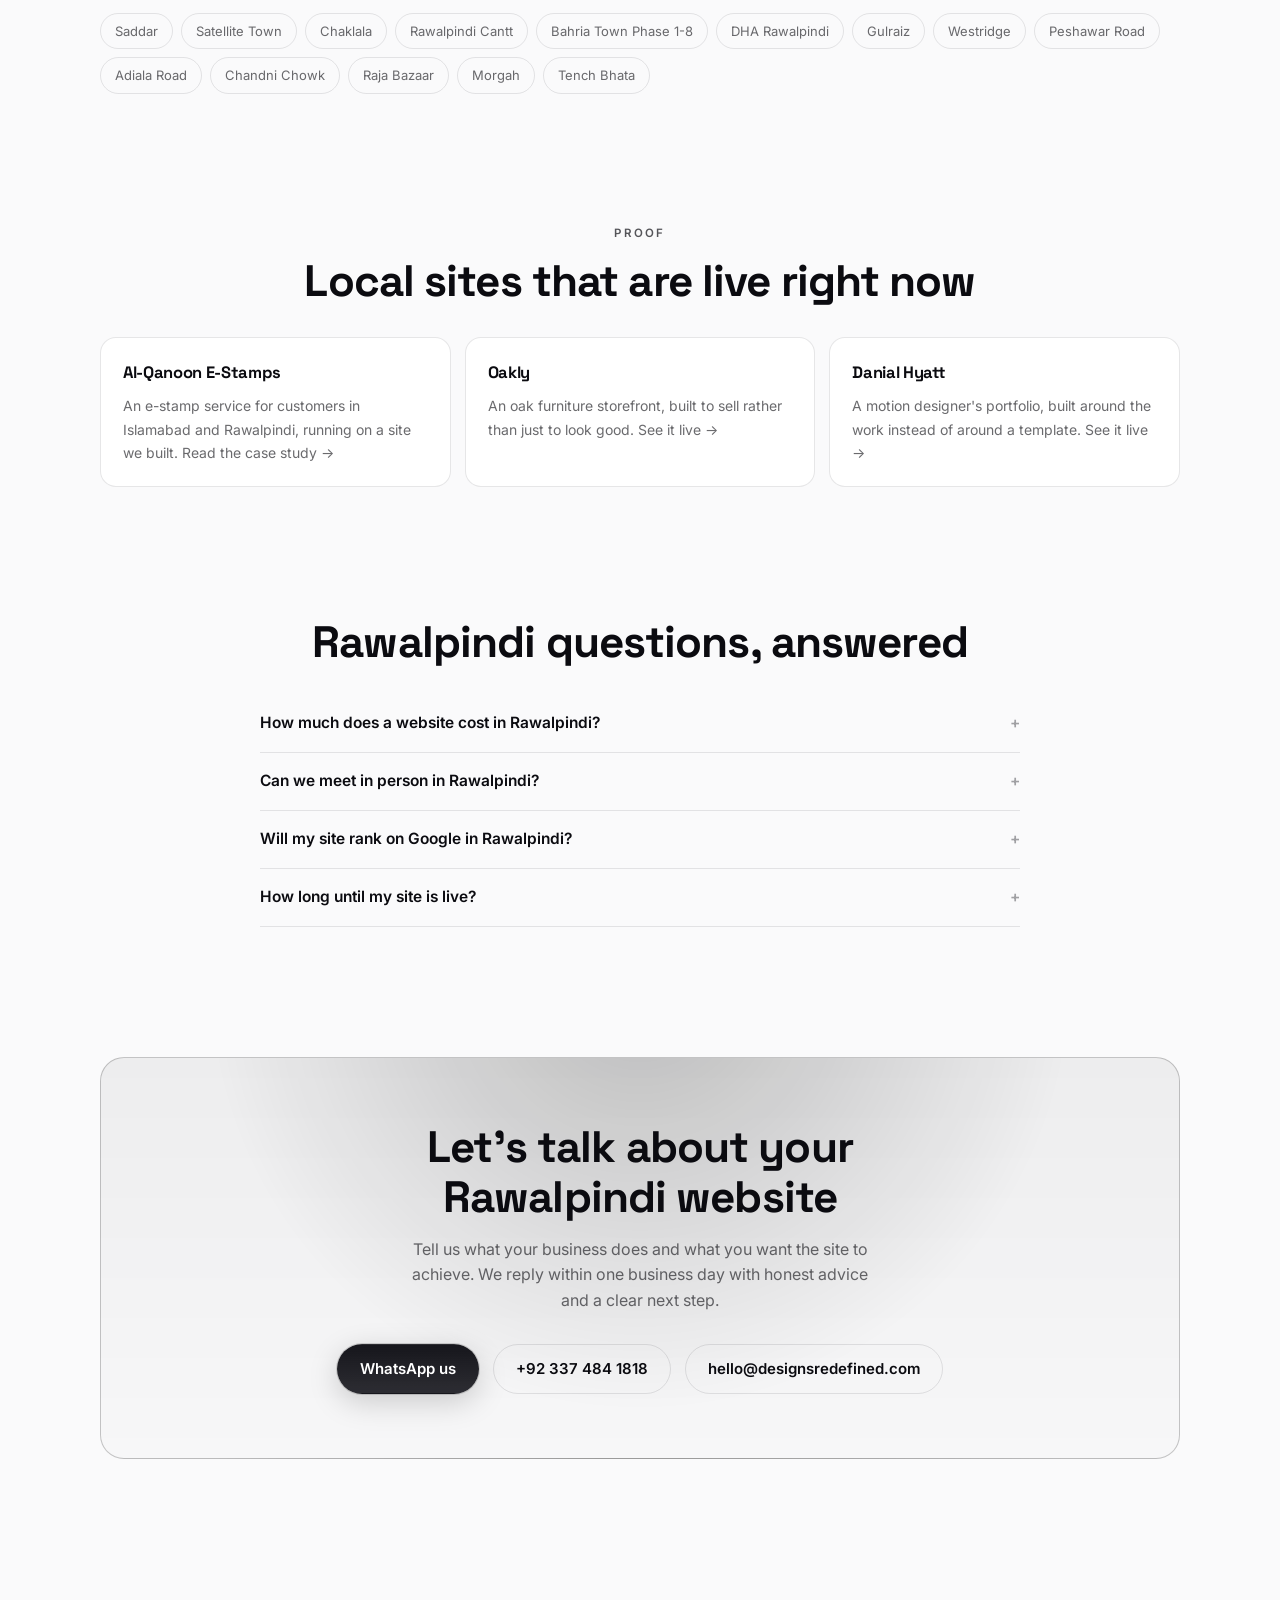
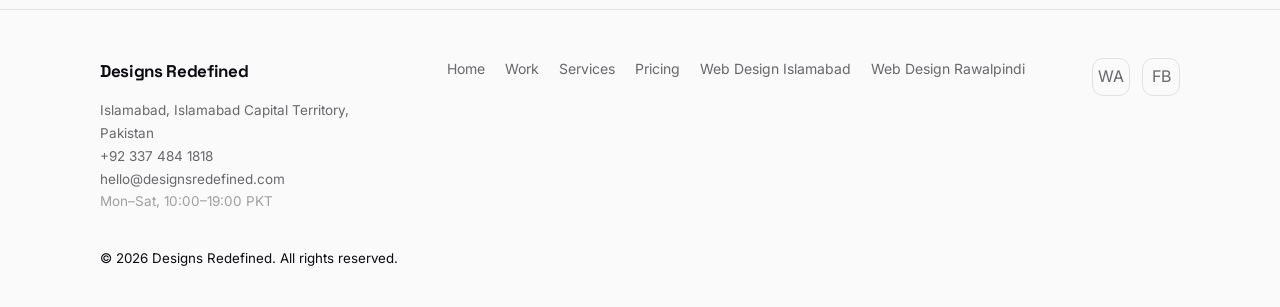
<file: rawalpindi-web-design/index.html>
<!DOCTYPE html>
<html lang="en-PK">
<head>
<meta charset="UTF-8">
<meta name="viewport" content="width=device-width, initial-scale=1.0">
<title>Web Design Rawalpindi | Websites Built to Rank and Sell | Designs Redefined</title>
<meta name="description" content="Web design company serving Rawalpindi. Hand-built, fast, SEO-ready websites and online stores for Rawalpindi businesses. 50+ projects shipped. Quotes in PKR. WhatsApp us.">
<link rel="canonical" href="https://designsredefined.com/rawalpindi-web-design/">
<meta name="theme-color" content="#03020B">

<meta property="og:type" content="website">
<meta property="og:site_name" content="Designs Redefined">
<meta property="og:url" content="https://designsredefined.com/rawalpindi-web-design/">
<meta property="og:title" content="Web Design Rawalpindi | Websites Built to Rank and Sell">
<meta property="og:description" content="Web design company serving Rawalpindi. Hand-built, fast, SEO-ready websites and online stores for Rawalpindi businesses. 50+ projects shipped. Quotes in PKR. WhatsApp us.">
<meta property="og:image" content="https://designsredefined.com/assets/og.jpg">
<meta property="og:image:width" content="1200">
<meta property="og:image:height" content="630">
<meta name="twitter:card" content="summary_large_image">
<meta name="twitter:title" content="Web Design Rawalpindi | Websites Built to Rank and Sell">
<meta name="twitter:description" content="Web design company serving Rawalpindi. Hand-built, fast, SEO-ready websites and online stores for Rawalpindi businesses. 50+ projects shipped. Quotes in PKR. WhatsApp us.">
<meta name="twitter:image" content="https://designsredefined.com/assets/og.jpg">

<meta name="geo.placename" content="Rawalpindi">
<meta name="geo.position" content="33.5651;73.0169">
<meta name="ICBM" content="33.5651, 73.0169">

<link rel="preconnect" href="https://fonts.googleapis.com">
<link rel="preconnect" href="https://fonts.gstatic.com" crossorigin>
<link href="https://fonts.googleapis.com/css2?family=Inter:wght@400;500;600;700;800&family=Space+Grotesk:wght@500;600;700&display=swap" rel="stylesheet">
<link rel="icon" href="data:image/svg+xml,<svg xmlns='http://www.w3.org/2000/svg' viewBox='0 0 100 100'><text y='.9em' font-size='90'>&#9670;</text></svg>">
<script>
/* applied before first paint so there is no flash of the wrong theme */
(function(){try{var t=localStorage.getItem('dr-theme');
if(t==='light'||t==='dark')document.documentElement.setAttribute('data-theme',t);}catch(e){}})();
document.documentElement.classList.add('js');
</script>
<link rel="stylesheet" href="/assets/site.css">
<style>
.loc-grid{display:grid;grid-template-columns:repeat(auto-fit,minmax(250px,1fr));gap:14px;margin-top:30px;text-align:left}
.loc-card{background:var(--card);border:1px solid var(--line);border-radius:16px;padding:22px}
.loc-card h3{font-size:16.5px;margin:0 0 8px}
.loc-card p{color:var(--ink-dim);font-size:14px;margin:0;line-height:1.65}
.loc-areas{display:flex;flex-wrap:wrap;gap:8px;margin-top:24px}
.loc-areas span{border:1px solid var(--line);border-radius:999px;padding:7px 14px;font-size:13px;color:var(--ink-dim)}
.faq{max-width:760px;margin:0 auto}
.faq details{border-bottom:1px solid var(--line);padding:16px 0}
.faq summary{cursor:pointer;font-weight:600;font-size:15.5px;list-style:none}
.faq summary::-webkit-details-marker{display:none}
.faq summary::after{content:'+';float:right;color:var(--ink-faint)}
.faq details[open] summary::after{content:'\2013'}
.faq p{color:var(--ink-dim);font-size:14.5px;line-height:1.7;margin:10px 0 0}
.city-hero{padding:140px 0 60px}
.city-hero h1{max-width:900px}
.crumb{font-size:13px;color:var(--ink-faint);margin-bottom:18px}
.crumb a{color:var(--ink-dim)}
/* reveal-on-scroll is progressive: .rv only hides once JS has flagged the document,
   so a failed script leaves the page readable instead of blank */
.rv{opacity:1;transform:none}
html.js .rv{opacity:0;transform:translateY(26px)}
html.js .rv.on{opacity:1;transform:none}
@media (prefers-reduced-motion:reduce){html.js .rv{opacity:1;transform:none;transition:none}}
</style>

<script type="application/ld+json">
{
  "@context": "https://schema.org",
  "@graph": [
    {
      "@type": ["ProfessionalService", "WebDesignCompany"],
      "@id": "https://designsredefined.com/#business",
      "name": "Designs Redefined",
      "url": "https://designsredefined.com/",
      "telephone": "+92-337-484-1818",
      "email": "hello@designsredefined.com",
      "priceRange": "$$",
      "currenciesAccepted": "PKR",
      "address": {
        "@type": "PostalAddress",
        "addressLocality": "Islamabad",
        "addressRegion": "Islamabad Capital Territory",
        "addressCountry": "PK"
      },
      "areaServed": [
        { "@type": "City", "name": "Islamabad" },
        { "@type": "City", "name": "Rawalpindi" }
      ],
      "sameAs": ["https://www.facebook.com/designsredefined"]
    },
    {
      "@type": "Service",
      "@id": "https://designsredefined.com/rawalpindi-web-design/#service",
      "name": "Web design in Rawalpindi",
      "serviceType": "Web design and development",
      "provider": { "@id": "https://designsredefined.com/#business" },
      "areaServed": {
        "@type": "City",
        "name": "Rawalpindi",
        "address": {
          "@type": "PostalAddress",
          "addressLocality": "Rawalpindi",
          "addressRegion": "Punjab",
          "addressCountry": "PK"
        }
      },
      "url": "https://designsredefined.com/rawalpindi-web-design/"
    },
    {
      "@type": "BreadcrumbList",
      "itemListElement": [
        { "@type": "ListItem", "position": 1, "name": "Home", "item": "https://designsredefined.com/" },
        { "@type": "ListItem", "position": 2, "name": "Web design Rawalpindi", "item": "https://designsredefined.com/rawalpindi-web-design/" }
      ]
    },
    {
      "@type": "FAQPage",
      "mainEntity": [
        {
          "@type": "Question",
          "name": "How much does a website cost in Rawalpindi?",
          "acceptedAnswer": { "@type": "Answer", "text": "It depends on page count and whether you sell online. Send us a WhatsApp message describing your business and we will reply with a clear quote in PKR and what is included." }
        },
        {
          "@type": "Question",
          "name": "Can we meet in person in Rawalpindi?",
          "acceptedAnswer": { "@type": "Answer", "text": "Yes. Rawalpindi is a 30 minute drive for us, so in-person meetings are easy. Quotes are in PKR, and we talk in English, Urdu or Punjabi." }
        },
        {
          "@type": "Question",
          "name": "Will my site rank on Google in Rawalpindi?",
          "acceptedAnswer": { "@type": "Answer", "text": "We build every site SEO-ready and fast, and for local search we set up your Google Business Profile, local business markup and city-specific pages. Ranking takes time, but these are the pieces that make it possible." }
        }
      ]
    }
  ]
}
</script>
</head>
<body>

<nav class="nav">
  <div class="nav-inner">
    <a class="wordmark" href="/">Designs Redefined</a>
    <div class="nav-links">
      <a href="/#work">Work</a>
      <a href="/#services">Services</a>
      <a href="/#process">Process</a>
      <a href="/pricing/">Pricing</a>
      <a href="/islamabad-web-design/">Islamabad</a>
    </div>
    <div class="nav-right">
      <a class="btn btn-primary" href="https://wa.me/923374841818?text=Hi%20Designs%20Redefined%2C%20I%27d%20like%20to%20talk%20about%20a%20website." target="_blank" rel="noopener">Talk to Us</a>
    </div>
  </div>
</nav>

<header class="hero city-hero">
  <span class="glow glow-hero"></span>
  <div class="wrap" style="position:relative;z-index:1">
    <p class="crumb"><a href="/">Home</a> &rsaquo; Web design Rawalpindi</p>
    <span class="eyebrow">Web Design &amp; Marketing &middot; Rawalpindi</span>
    <h1>Web design in Rawalpindi, built to rank and sell</h1>
    <p style="color:var(--ink-dim);max-width:640px;margin-top:18px;line-height:1.75;font-size:16px">We are a web design and marketing team next door in Islamabad, working with businesses right across Rawalpindi. Shops in Saddar, services in Satellite Town, clinics and offices in Bahria Town and DHA. Hand-built sites, no templates, first design in about 7 days.</p>
    <div class="hero-proof" style="margin-top:22px">
      <span class="stars" aria-hidden="true"><i>&#9733;</i><i>&#9733;</i><i>&#9733;</i><i>&#9733;</i><i>&#9733;</i></span>
      <span><b>50+</b> projects shipped</span>
    </div>
    <div class="hero-cta" style="margin-top:26px">
      <a class="btn btn-primary btn-arrow" href="https://wa.me/923374841818?text=Hi%20Designs%20Redefined%2C%20I%27d%20like%20to%20talk%20about%20a%20website." target="_blank" rel="noopener">WhatsApp us<i aria-hidden="true">&#8594;</i></a>
      <a class="btn btn-ghost" href="/#work">See our work</a>
    </div>
  </div>
</header>

<section>
  <div class="wrap">
    <p class="kicker rv">What we do for Rawalpindi businesses</p>
    <h2 class="rv">Everything your online presence needs</h2>
    <div class="loc-grid rv">
      <div class="loc-card">
        <h3>Custom websites</h3>
        <p>A site built around how your business actually sells, not a theme with your logo dropped in. Mobile-first, because most of your Rawalpindi traffic is on a phone.</p>
      </div>
      <div class="loc-card">
        <h3>E-commerce stores</h3>
        <p>Online stores with local payment and delivery flows that make sense in Pakistan, built so you can add products yourself.</p>
      </div>
      <div class="loc-card">
        <h3>Landing pages</h3>
        <p>One focused page for one offer, for when you are running Facebook or Google ads and need the clicks to turn into enquiries.</p>
      </div>
      <div class="loc-card">
        <h3>Local SEO</h3>
        <p>Google Business Profile setup, local business markup and city pages so you show up when someone in Rawalpindi searches for what you do.</p>
      </div>
      <div class="loc-card">
        <h3>Branding &amp; identity</h3>
        <p>Logo, colours and type that hold together across your site, your shopfront and your social feed.</p>
      </div>
      <div class="loc-card">
        <h3>Site care</h3>
        <p>We keep it fast, updated and backed up after launch, so it does not quietly rot six months later.</p>
      </div>
    </div>
  </div>
</section>

<section style="padding-top:20px">
  <div class="wrap">
    <p class="kicker rv">Where we work</p>
    <h2 class="rv">Areas we cover in Rawalpindi</h2>
    <p class="rv" style="color:var(--ink-dim);max-width:640px;margin-top:14px;line-height:1.75">Rawalpindi is a 30 minute drive for us, so in-person meetings are easy. Quotes are in PKR, and we talk in English, Urdu or Punjabi.</p>
    <div class="loc-areas rv" aria-label="Areas of Rawalpindi we serve"><span>Saddar</span><span>Satellite Town</span><span>Chaklala</span><span>Rawalpindi Cantt</span><span>Bahria Town Phase 1-8</span><span>DHA Rawalpindi</span><span>Gulraiz</span><span>Westridge</span><span>Peshawar Road</span><span>Adiala Road</span><span>Chandni Chowk</span><span>Raja Bazaar</span><span>Morgah</span><span>Tench Bhata</span></div>
  </div>
</section>

<section style="padding-top:20px">
  <div class="wrap">
    <p class="kicker rv" style="text-align:center">Proof</p>
    <h2 class="rv" style="text-align:center">Local sites that are live right now</h2>
    <div class="loc-grid rv">
      <div class="loc-card">
        <h3>Al-Qanoon E-Stamps</h3>
        <p>An e-stamp service for customers in Islamabad and Rawalpindi, running on a site we built. <a href="/work/al-qanoon-e-stamps/">Read the case study &rarr;</a></p>
      </div>
      <div class="loc-card">
        <h3>Oakly</h3>
        <p>An oak furniture storefront, built to sell rather than just to look good. <a href="/#work">See it live &rarr;</a></p>
      </div>
      <div class="loc-card">
        <h3>Danial Hyatt</h3>
        <p>A motion designer's portfolio, built around the work instead of around a template. <a href="/#work">See it live &rarr;</a></p>
      </div>
    </div>
  </div>
</section>

<section style="padding-top:20px">
  <div class="wrap">
    <h2 class="rv" style="text-align:center">Rawalpindi questions, answered</h2>
    <div class="faq rv" style="margin-top:28px">
      <details><summary>How much does a website cost in Rawalpindi?</summary>
        <p>It depends on page count and whether you sell online. Send us a WhatsApp message describing your business and we will reply with a clear quote in PKR and what is included.</p></details>
      <details><summary>Can we meet in person in Rawalpindi?</summary>
        <p>Yes. Rawalpindi is a 30 minute drive for us, so in-person meetings are easy. Quotes are in PKR, and we talk in English, Urdu or Punjabi.</p></details>
      <details><summary>Will my site rank on Google in Rawalpindi?</summary>
        <p>We build every site SEO-ready and fast, and for local search we set up your Google Business Profile, local business markup and city-specific pages. Ranking takes time, but these are the pieces that make it possible.</p></details>
      <details><summary>How long until my site is live?</summary>
        <p>First design in about 7 days. Most sites go live within a few weeks, depending on how quickly content and feedback come back to us.</p></details>
    </div>
  </div>
</section>

<section id="contact" style="padding-top:20px">
  <div class="wrap">
    <div class="cta-band rv">
      <h2>Let&rsquo;s talk about your Rawalpindi website</h2>
      <p>Tell us what your business does and what you want the site to achieve. We reply within one business day with honest advice and a clear next step.</p>
      <div class="band-cta">
        <a class="btn btn-primary" href="https://wa.me/923374841818?text=Hi%20Designs%20Redefined%2C%20I%27d%20like%20to%20talk%20about%20a%20website." target="_blank" rel="noopener">WhatsApp us</a>
        <a class="btn btn-ghost" href="tel:+923374841818">+92 337 484 1818</a>
        <a class="btn btn-ghost" href="mailto:hello@designsredefined.com">hello@designsredefined.com</a>
      </div>
    </div>
  </div>
</section>

<footer>
  <div class="wrap foot">
    <div>
      <a class="wordmark" href="/" style="margin-bottom:12px">Designs Redefined</a>
      <address style="color:var(--ink-dim);font-size:13.5px;max-width:280px;margin-top:14px;font-style:normal;line-height:1.7">
        Islamabad, Islamabad Capital Territory, Pakistan<br>
        <a href="tel:+923374841818">+92 337 484 1818</a><br>
        <a href="mailto:hello@designsredefined.com">hello@designsredefined.com</a><br>
        <span style="color:var(--ink-faint)">Mon&ndash;Sat, 10:00&ndash;19:00 PKT</span>
      </address>
    </div>
    <div class="foot-links">
      <a href="/">Home</a>
      <a href="/#work">Work</a>
      <a href="/#services">Services</a>
      <a href="/pricing/">Pricing</a>
      <a href="/islamabad-web-design/">Web Design Islamabad</a>
      <a href="/rawalpindi-web-design/">Web Design Rawalpindi</a>
    </div>
    <div class="social">
      <a href="https://wa.me/923374841818?text=Hi%20Designs%20Redefined%2C%20I%27d%20like%20to%20talk%20about%20a%20website." target="_blank" rel="noopener" aria-label="WhatsApp">WA</a>
      <a href="https://www.facebook.com/designsredefined" target="_blank" rel="noopener" aria-label="Facebook">FB</a>
    </div>
  </div>
  <div class="wrap" style="margin-top:32px">
    <small>&copy; 2026 Designs Redefined. All rights reserved.</small>
  </div>
</footer>

<script>
/* same reveal-on-scroll behaviour as the homepage */
var io=new IntersectionObserver(function(es){es.forEach(function(e){if(e.isIntersecting){e.target.classList.add('on');io.unobserve(e.target)}})},{threshold:.12});
document.querySelectorAll('.rv').forEach(function(el){io.observe(el)});
</script>
</body>
</html>
</file>
<file: assets/site.css>
/* Extracted verbatim from the Designs Redefined homepage <style> block.
   Shared by the city landing pages so they match the main site exactly. */

:root{
  color-scheme:dark;
  --ov:255,255,255;          /* overlay tint for fills, borders, glows */
  --ink-rgb:237,237,250;
  --shadow:0,0,0;
  --shadow-a:.5;
  --bg:#03020B;
  --bg-2:#090A11;
  --card:#0B0A16;
  --ink:#EDEDFA;
  --ink-dim:rgba(var(--ink-rgb),.62);
  --ink-faint:rgba(var(--ink-rgb),.38);
  --line:rgba(var(--ink-rgb),.1);
  --accent:#FFFFFF;
  --accent-2:#A1A1AA;
  --nav-bg:rgba(3,2,11,.72);
  --btn-bg:linear-gradient(180deg,#FFFFFF 0%,rgba(255,255,255,.82) 100%);
  --btn-fg:#0a0918;
  --mark-bg:linear-gradient(135deg,#FFFFFF,#8a8a92);
  --mark-fg:#0a0a0a;
  --head-grad:linear-gradient(180deg,#FFFFFF 0%,rgba(255,255,255,.72) 100%);
  --shot-bg:#0a0a0d;
  --badge-bg:rgba(10,10,12,.72);
  --cloud-a:rgba(255,255,255,.115);
  --cloud-b:rgba(255,255,255,.05);
  --radius:20px;
}
/* light theme: explicit choice, or system preference when no choice is stored */
@media(prefers-color-scheme:light){
  :root:not([data-theme="dark"]){
    color-scheme:light;
    --ov:0,0,0;
    --ink-rgb:14,14,20;
    --shadow:22,22,38;
    --shadow-a:.13;
    --bg:#FAFAFB;
    --bg-2:#FFFFFF;
    --card:#FFFFFF;
    --ink:#0B0B10;
    --accent:#0B0B10;
    --accent-2:#52525B;
    --nav-bg:rgba(250,250,251,.8);
    --btn-bg:linear-gradient(180deg,#16161C 0%,rgba(22,22,28,.9) 100%);
    --btn-fg:#FFFFFF;
    --mark-bg:linear-gradient(135deg,#16161C,#4C4C57);
    --mark-fg:#FFFFFF;
    --head-grad:linear-gradient(180deg,#0B0B10 0%,rgba(11,11,16,.7) 100%);
    --shot-bg:#ECECF0;
    --badge-bg:rgba(255,255,255,.82);
    --cloud-a:rgba(16,16,32,.062);
    --cloud-b:rgba(16,16,32,.028);
  }
}
:root[data-theme="light"]{
  color-scheme:light;
  --ov:0,0,0;
  --ink-rgb:14,14,20;
  --shadow:22,22,38;
  --shadow-a:.13;
  --bg:#FAFAFB;
  --bg-2:#FFFFFF;
  --card:#FFFFFF;
  --ink:#0B0B10;
  --accent:#0B0B10;
  --accent-2:#52525B;
  --nav-bg:rgba(250,250,251,.8);
  --btn-bg:linear-gradient(180deg,#16161C 0%,rgba(22,22,28,.9) 100%);
  --btn-fg:#FFFFFF;
  --mark-bg:linear-gradient(135deg,#16161C,#4C4C57);
  --mark-fg:#FFFFFF;
  --head-grad:linear-gradient(180deg,#0B0B10 0%,rgba(11,11,16,.7) 100%);
  --shot-bg:#ECECF0;
  --badge-bg:rgba(255,255,255,.82);
  --cloud-a:rgba(16,16,32,.062);
  --cloud-b:rgba(16,16,32,.028);
}
*{margin:0;padding:0;box-sizing:border-box}
html{scroll-behavior:smooth;overflow-x:hidden}
body{
  background:var(--bg);
  color:var(--ink);
  font-family:'Inter',system-ui,sans-serif;
  font-size:16px;
  line-height:1.6;
  -webkit-font-smoothing:antialiased;
  overflow-x:hidden;
  width:100%;
}
h1,h2,h3,.wordmark{font-family:'Space Grotesk','Inter',sans-serif;letter-spacing:-.02em}
a{color:inherit;text-decoration:none}
img{max-width:100%;display:block}
.wrap{width:100%;max-width:1120px;margin:0 auto;padding:0 20px}
/* clip the oversized decorative blurs: left unclipped they widen the layout,
   which stretches the fixed nav past the screen on phones */
section{position:relative;z-index:1;padding:72px 0;overflow:hidden}
@media(min-width:768px){section{padding:110px 0}}

/* ---------- ambient glow ---------- */
.glow{position:absolute;border-radius:50%;filter:blur(90px);pointer-events:none;z-index:0}
.glow-hero{top:-120px;left:50%;transform:translateX(-50%);width:640px;height:480px;background:radial-gradient(circle,rgba(var(--ov),0.154),transparent 65%)}
.glow-teal{width:420px;height:420px;background:radial-gradient(circle,rgba(var(--ov),0.055),transparent 65%)}

/* ---------- nav ---------- */
.nav{
  position:fixed;top:0;left:0;right:0;width:100%;max-width:100%;z-index:100;
  backdrop-filter:blur(14px);-webkit-backdrop-filter:blur(14px);
  background:var(--nav-bg);
  border-bottom:1px solid var(--line);
}
.nav-inner{max-width:1120px;margin:0 auto;padding:14px 20px;display:flex;align-items:center;justify-content:space-between;gap:16px}
.wordmark{display:flex;align-items:center;gap:10px;font-weight:700;font-size:17px;white-space:nowrap}
.nav-links{display:none;gap:28px;font-size:14.5px;color:var(--ink-dim)}
.nav-links a:hover{color:var(--ink)}
@media(min-width:860px){.nav-links{display:flex}}
.nav-right{display:flex;align-items:center;gap:10px}


/* live local time, hidden on small screens where the nav is tight */
.clock{
  display:none;flex-direction:column;line-height:1.15;text-align:right;
  padding:5px 12px;border:1px solid var(--line);border-radius:12px;
  background:linear-gradient(180deg,rgba(var(--ov),.04),transparent);
}
.clock b{font-size:12px;font-weight:600;letter-spacing:.02em}
.clock em{font-style:normal;font-size:10px;color:var(--ink-faint);letter-spacing:.04em}
@media(min-width:1080px){.clock{display:flex}}

/* ---------- theme toggle ---------- */
.theme-btn{
  position:relative;flex:none;
  width:38px;height:38px;border-radius:999px;
  border:1px solid var(--line);background:linear-gradient(180deg,rgba(var(--ov),.06),rgba(var(--ov),.02));
  color:var(--ink);cursor:pointer;
  display:grid;place-items:center;
  transition:border-color .25s,background .25s,transform .25s;
  -webkit-tap-highlight-color:transparent;
}
.theme-btn:hover{border-color:rgba(var(--ink-rgb),.3);transform:translateY(-1px)}
.theme-btn svg{position:absolute;width:17px;height:17px;transition:opacity .35s ease,transform .45s cubic-bezier(.4,0,.2,1)}
/* sun shows in dark theme (tap to go light), moon shows in light theme */
.theme-btn .i-sun{opacity:1;transform:rotate(0) scale(1)}
.theme-btn .i-moon{opacity:0;transform:rotate(-70deg) scale(.5)}
:root[data-theme="light"] .theme-btn .i-sun{opacity:0;transform:rotate(70deg) scale(.5)}
:root[data-theme="light"] .theme-btn .i-moon{opacity:1;transform:rotate(0) scale(1)}
@media(prefers-color-scheme:light){
  :root:not([data-theme="dark"]) .theme-btn .i-sun{opacity:0;transform:rotate(70deg) scale(.5)}
  :root:not([data-theme="dark"]) .theme-btn .i-moon{opacity:1;transform:rotate(0) scale(1)}
}

/* smooth cross-theme fade, enabled only after first paint.
   Scoped to surfaces on purpose: a blanket `*` rule would replace the
   transition shorthand on revealed/hovered elements and kill those animations. */
.theme-anim{transition:background-color .45s ease,color .45s ease}
.theme-anim .nav,
.theme-anim .shot{transition:background-color .45s ease,border-color .45s ease,color .45s ease}
@media(prefers-reduced-motion:reduce){
  .theme-anim,
  .theme-anim .nav,
  .theme-anim .shot{transition:none}
  .theme-btn svg{transition:none}
}
.btn{
  display:inline-flex;align-items:center;justify-content:center;gap:8px;
  padding:12px 22px;border-radius:999px;font-weight:600;font-size:15px;
  border:1px solid transparent;cursor:pointer;transition:.25s;
  /* --tx/--ty are driven by the magnetic-pointer script, --lift by :hover,
     so the two never fight over the transform property */
  --tx:0px;--ty:0px;--lift:0px;
  transform:translate3d(var(--tx),calc(var(--ty) + var(--lift)),0);
}
.btn-primary{
  background:var(--btn-bg);
  color:var(--btn-fg);
  box-shadow:0 0 0 1px rgba(var(--ov),.15),0 8px 30px rgba(var(--ov),0.175);
}
.btn-primary:hover{--lift:-2px;box-shadow:0 0 0 1px rgba(var(--ov),.2),0 12px 36px rgba(var(--ov),0.28)}
.btn-ghost{border-color:var(--line);color:var(--ink)}
.btn-ghost:hover{--lift:-2px;border-color:rgba(var(--ink-rgb),.3);background:rgba(var(--ink-rgb),.05)}
.nav .btn{padding:10px 18px;font-size:14px;white-space:nowrap}
/* keep the logo, toggle and CTA on one comfortable row on small phones */
@media(max-width:520px){
  .nav-inner{padding:12px 16px;gap:8px}
  .wordmark{font-size:15px;gap:8px}
  .nav-right{gap:7px}
  .theme-btn{width:34px;height:34px}
  .nav .btn{padding:9px 14px;font-size:13px}
}

/* ---------- hero (mobile-first) ---------- */
.hero{position:relative;z-index:1;padding:88px 0 0;overflow:hidden}
@media(min-width:900px){.hero{padding:124px 0 0}}

.hero-grid{position:relative;z-index:1;display:grid;gap:22px}

/* ---- type scale: 12 / 13.5 / 15 / display ---- */
.hero-copy{position:relative;z-index:2}
.eyebrow{
  display:inline-flex;align-items:center;gap:9px;
  font-size:11.5px;font-weight:600;letter-spacing:.16em;text-transform:uppercase;
  color:var(--ink-dim);margin-bottom:16px;
}
.eyebrow::before{content:"";width:14px;height:1px;background:currentColor;opacity:.55}
.hero h1{
  font-size:clamp(34px,8.6vw,68px);
  line-height:1.02;font-weight:700;letter-spacing:-.035em;
  background:var(--head-grad);
  -webkit-background-clip:text;background-clip:text;color:transparent;
  margin:0 0 20px;max-width:14ch;
}
.hero-proof{
  display:flex;align-items:center;gap:10px;
  font-size:13.5px;color:var(--ink-dim);margin-bottom:22px;
}
.hero-proof .stars{display:inline-flex;gap:2px;font-size:12px;color:var(--ink)}
.hero-proof .stars i{font-style:normal;animation:twinkle 4s ease-in-out infinite}
.hero-proof .stars i:nth-child(2){animation-delay:.2s}
.hero-proof .stars i:nth-child(3){animation-delay:.4s}
.hero-proof .stars i:nth-child(4){animation-delay:.6s}
.hero-proof .stars i:nth-child(5){animation-delay:.8s}
@keyframes twinkle{0%,72%,100%{opacity:1}80%{opacity:.35}}
.hero-cta{display:flex;flex-wrap:wrap;gap:11px;justify-content:flex-start}
.btn-arrow{padding-right:7px;gap:11px}
.btn-arrow i{
  width:27px;height:27px;border-radius:50%;flex:none;
  display:grid;place-items:center;font-style:normal;font-size:13px;
  background:var(--bg);color:var(--ink);
  transition:transform .32s cubic-bezier(.34,1.4,.5,1);
}
.btn-arrow:hover i{transform:translateX(3px)}

@media(min-width:900px){
  .hero-grid{min-height:340px}
  .hero h1{max-width:15ch}
}

/* bottom pill bar */
.hero-bar{
  position:relative;z-index:2;
  display:flex;flex-wrap:wrap;align-items:center;justify-content:space-between;gap:9px;
  margin-top:22px;padding-top:14px;border-top:1px solid var(--line);
  font-size:12px;color:var(--ink-dim);
}
.hero-bar>*{
  border:1px solid var(--line);border-radius:999px;padding:7px 13px;
  background:linear-gradient(180deg,rgba(var(--ov),.04),transparent);
  transition:border-color .25s,transform .25s;
}
.hero-bar>*:hover{border-color:rgba(var(--ink-rgb),.28);transform:translateY(-1px)}
.hb-mid{display:none}
@media(min-width:680px){.hb-mid{display:inline-block}}
.hb-scroll{display:inline-flex;align-items:center;gap:7px;color:var(--ink)}
.hb-scroll i{font-style:normal;animation:nudge 1.9s ease-in-out infinite}
@keyframes nudge{0%,100%{transform:translateY(0)}50%{transform:translateY(3px)}}

/* staged entrance for the hero, once, on load */
.hero-copy>*{animation-fill-mode:both}
.hero-copy>*{animation:riseIn .7s cubic-bezier(.2,.7,.3,1) both}
.hero-copy>*:nth-child(1){animation-delay:.05s}
.hero-copy>*:nth-child(2){animation-delay:.13s}
.hero-copy>*:nth-child(3){animation-delay:.21s}
.hero-copy>*:nth-child(4){animation-delay:.29s}
@keyframes riseIn{from{opacity:0;transform:translateY(14px)}to{opacity:1;transform:none}}

/* ---- first-paint sequence ----
   Everything here hangs off html.ready, which the script sets on load. If the
   script never runs the page just renders in its final state. */
html.ready .nav{animation:navIn .85s cubic-bezier(.2,.7,.3,1) both}
@keyframes navIn{from{transform:translateY(-100%)}to{transform:none}}
/* the headline masks up as one block, keeping its gradient fill intact */
html.ready .hero h1{animation:headIn 1s cubic-bezier(.2,.75,.25,1) .12s both}
@keyframes headIn{
  from{opacity:0;clip-path:inset(0 0 108% 0);transform:translateY(10px)}
  to{opacity:1;clip-path:inset(0 0 -25% 0);transform:none}
}
html.ready .ticker,html.ready .hero-bar{animation:riseIn .8s cubic-bezier(.2,.7,.3,1) .44s both}

@media(prefers-reduced-motion:reduce){
  .hb-scroll i,.hero-proof .stars i{animation:none}
  .hero-copy>*{animation:none}
  html.ready .nav,html.ready .hero h1,
  html.ready .ticker,html.ready .hero-bar{animation:none}
}

/* ---------- hero ticker (continuous + scroll-driven) ---------- */
.ticker{
  position:relative;z-index:1;
  margin:46px 0 0;padding:26px 0;
  display:flex;flex-direction:column;gap:2px;
  border-top:1px solid var(--line);border-bottom:1px solid var(--line);
  background:linear-gradient(180deg,rgba(var(--ov),.035),transparent);
  -webkit-mask-image:linear-gradient(90deg,transparent,#000 9%,#000 91%,transparent);
  mask-image:linear-gradient(90deg,transparent,#000 9%,#000 91%,transparent);
}
@media(min-width:768px){.ticker{margin-top:64px;padding:34px 0;gap:6px}}
.t-line{overflow:hidden}
/* scroll offset lives on this wrapper so it never fights the CSS loop below */
.t-shift{will-change:transform}
.t-run{
  display:flex;width:max-content;
  will-change:transform;   /* position is driven in JS so scrolling can steer it */
}
.t-run b{
  font-family:'Space Grotesk','Inter',sans-serif;font-weight:700;
  font-size:clamp(32px,8.4vw,64px);line-height:1.14;letter-spacing:-.02em;
  padding-right:.42em;white-space:nowrap;
  display:inline-flex;align-items:center;gap:.42em;
}
.t-run b i{
  font-style:normal;font-size:.42em;
  color:var(--ink-faint);transform:translateY(-.08em);
}
/* second row is outlined, which reads as depth rather than repetition */
.t-line.rev .t-run b{
  color:transparent;
  -webkit-text-stroke:1px rgba(var(--ink-rgb),.45);
}
@media(prefers-reduced-motion:reduce){
  .t-run{transform:none!important}
}
.orb-canvas{width:100%;aspect-ratio:1/1;display:block;border-radius:var(--radius)}
.band-cta{display:flex;flex-direction:column;align-items:center;gap:14px}
.btn-wa svg{margin-right:-2px}
.band-alt{margin-top:16px;font-size:14px;color:var(--ink-dim);text-align:center}
.band-alt a{color:var(--ink);text-decoration:underline;text-underline-offset:3px}
@media(min-width:520px){.band-cta{flex-direction:row;justify-content:center}}

/* ---------- statement (word reveal) ---------- */
.statement{padding:60px 0}
.statement p{
  font-family:'Space Grotesk','Inter',sans-serif;font-weight:600;
  font-size:clamp(24px,5.2vw,42px);line-height:1.3;letter-spacing:-.02em;
  max-width:900px;
}
.statement .w{opacity:.14;transition:opacity .35s ease}
.statement .w.on{opacity:1}

/* ---------- section headers ---------- */
.kicker{
  font-size:11.5px;font-weight:600;letter-spacing:.2em;text-transform:uppercase;
  color:rgba(var(--ink-rgb),.7);margin-bottom:14px;
}
h2{font-size:clamp(28px,5.5vw,44px);line-height:1.15;font-weight:700;margin-bottom:16px}
.sub{color:var(--ink-dim);max-width:560px}

/* ---------- bento services ---------- */
.grid{display:grid;gap:16px;margin-top:44px}
@media(min-width:680px){.grid{grid-template-columns:repeat(2,1fr)}}
@media(min-width:1000px){.grid{grid-template-columns:repeat(3,1fr)}}
.card{
  position:relative;border-radius:var(--radius);padding:28px 24px;
  background:linear-gradient(180deg,rgba(var(--ov),.045),rgba(var(--ov),.012));
  border:1px solid var(--line);
  transition:transform .3s,border-color .3s;
  overflow:hidden;
}
.card:hover{transform:translateY(-4px);border-color:rgba(var(--ov),0.245)}
.card::before{
  content:"";position:absolute;inset:0;
  background:radial-gradient(320px circle at var(--mx,50%) var(--my,0%),rgba(var(--ov),0.07),transparent 60%);
  opacity:0;transition:opacity .3s;pointer-events:none;
}
.card:hover::before{opacity:1}
/* same pointer-tracked falloff on the process steps and work cards, so the
   whole page answers the cursor the same way */
.step,.work-item{position:relative}
.step::before,.work-item::before{
  content:"";position:absolute;inset:0;z-index:0;
  background:radial-gradient(340px circle at var(--mx,50%) var(--my,0%),rgba(var(--ov),0.06),transparent 60%);
  opacity:0;transition:opacity .3s;pointer-events:none;
}
.step:hover::before,.work-item:hover::before{opacity:1}
.card .icon{
  width:44px;height:44px;border-radius:12px;margin-bottom:18px;
  display:grid;place-items:center;
  background:rgba(var(--ov),0.084);border:1px solid rgba(var(--ov),0.175);
  color:var(--accent);
}
.card.alt .icon{background:rgba(var(--ov),0.055);border-color:rgba(var(--ov),0.138);color:var(--accent-2)}
.card h3{font-size:18px;margin-bottom:8px}
.card p{font-size:14.5px;color:var(--ink-dim)}
.card .tag{
  position:absolute;top:20px;right:20px;font-size:10.5px;font-weight:600;
  letter-spacing:.12em;text-transform:uppercase;color:var(--accent-2);
  border:1px solid rgba(var(--ov),0.165);border-radius:999px;padding:4px 10px;
}

/* ---------- feature rows ---------- */
.feature{display:grid;gap:36px;align-items:center;margin-top:64px}
@media(min-width:880px){
  .feature{grid-template-columns:1fr 1fr;gap:64px}
  .feature.flip .f-visual{order:2}
}
.f-list{list-style:none;display:flex;flex-direction:column;gap:10px;margin:22px 0 26px}
.f-list li{
  display:flex;gap:12px;align-items:flex-start;font-size:15px;color:var(--ink-dim);
  border:1px solid var(--line);border-radius:14px;padding:13px 16px;
  background:linear-gradient(180deg,rgba(var(--ov),.03),transparent);
}
.f-list li b{color:var(--ink);font-weight:600}
.f-list .chk{
  flex:none;width:20px;height:20px;border-radius:50%;margin-top:1px;
  background:rgba(var(--ov),0.105);border:1px solid rgba(var(--ov),0.28);
  display:grid;place-items:center;color:var(--accent);font-size:11px;
}
.f-visual{
  position:relative;border-radius:var(--radius);border:1px solid var(--line);
  background:linear-gradient(180deg,rgba(var(--ov),.04),rgba(var(--ov),.01));
  padding:22px;min-height:300px;overflow:hidden;
}
.f-visual::after{
  content:"";position:absolute;inset:0;
  background:radial-gradient(circle at 70% 20%,rgba(var(--ov),0.098),transparent 55%);
  pointer-events:none;
}
/* mock browser */
.browser{border-radius:14px;overflow:hidden;border:1px solid var(--line);background:var(--bg-2);box-shadow:0 24px 60px rgba(var(--shadow),var(--shadow-a))}
.browser-bar{display:flex;align-items:center;gap:6px;padding:10px 14px;border-bottom:1px solid var(--line)}
.browser-bar i{width:9px;height:9px;border-radius:50%;background:rgba(var(--ink-rgb),.18)}
.browser-bar .url{
  flex:1;margin-left:8px;height:20px;border-radius:6px;
  background:rgba(var(--ink-rgb),.06);
  font-style:normal;font-size:10px;color:var(--ink-faint);
  display:flex;align-items:center;padding:0 10px;
}
.browser-body{padding:18px;display:flex;flex-direction:column;gap:12px}
.sk{border-radius:8px;background:linear-gradient(90deg,rgba(var(--ink-rgb),.07),rgba(var(--ink-rgb),.12),rgba(var(--ink-rgb),.07));background-size:200% 100%;animation:shimmer 2.6s infinite linear}
@keyframes shimmer{to{background-position:-200% 0}}
.sk.hero-sk{height:64px;border-radius:12px}
.sk-row{display:grid;grid-template-columns:repeat(3,1fr);gap:10px}
.sk-row .sk{height:52px}
.sk.wide{height:14px;width:70%}
.sk.mid{height:14px;width:45%}
/* mock chart */
.chart{display:flex;align-items:flex-end;gap:8px;height:120px;padding:6px 2px 0}
.chart i{flex:1;border-radius:6px 6px 2px 2px;background:linear-gradient(180deg,var(--accent),rgba(var(--ov),0.175));animation:rise 1.2s ease both}
.chart i:nth-child(odd){background:linear-gradient(180deg,var(--accent-2),rgba(var(--ov),0.11))}
@keyframes rise{from{transform:scaleY(0)}to{transform:scaleY(1)}}
.chart i{transform-origin:bottom}
/* brand tiles */
.brand-tiles{display:grid;grid-template-columns:repeat(2,1fr);gap:12px}
.brand-tiles .tile{
  border-radius:14px;border:1px solid var(--line);padding:20px 14px;text-align:center;
  background:rgba(var(--ink-rgb),.03);
  font-family:'Space Grotesk','Inter',sans-serif;font-weight:700;font-size:15px;color:var(--ink-dim);
}
.brand-tiles .tile.big{grid-column:1/-1;font-size:22px;color:var(--ink);
  background:linear-gradient(135deg,rgba(var(--ov),0.126),rgba(var(--ov),0.044))}

/* ---------- process ---------- */
/* animated stat numbers */
.cnt{font-weight:600;color:var(--ink);font-variant-numeric:tabular-nums}

/* process rail: draws itself across as the section scrolls through */
.steps-rail{position:relative;height:1px;margin-top:44px;background:var(--line)}
.steps-rail i{
  position:absolute;left:0;top:0;height:1px;width:100%;transform-origin:left center;
  transform:scaleX(var(--p,0));
  background:linear-gradient(90deg,rgba(var(--ov),.45),rgba(var(--ov),.12));
}
.steps-rail b{
  position:absolute;top:50%;width:7px;height:7px;margin:-3.5px 0 0 -3.5px;border-radius:50%;
  background:var(--bg);border:1px solid var(--line);
  transition:border-color .4s,background .4s,transform .4s;
}
.steps-rail b.on{background:rgba(var(--ov),.5);border-color:rgba(var(--ov),.5);transform:scale(1.3)}
@media(max-width:859px){.steps-rail b{display:none}}

.steps{display:grid;gap:16px;margin-top:26px;counter-reset:step}
@media(min-width:860px){.steps{grid-template-columns:repeat(3,1fr)}}
.step{
  position:relative;border-radius:var(--radius);padding:30px 24px 26px;
  border:1px solid var(--line);
  background:linear-gradient(180deg,rgba(var(--ov),.04),rgba(var(--ov),.01));
}
.step .num{
  font-family:'Space Grotesk','Inter',sans-serif;font-size:44px;font-weight:700;line-height:1;
  background:linear-gradient(180deg,var(--accent),rgba(var(--ov),0.14));
  -webkit-background-clip:text;background-clip:text;color:transparent;
  margin-bottom:14px;
}
.step h3{font-size:18px;margin-bottom:8px}
.step p{font-size:14.5px;color:var(--ink-dim)}

/* ---------- portfolio / live work ---------- */
.work{display:grid;gap:20px;margin-top:44px}
@media(min-width:900px){.work{grid-template-columns:repeat(3,1fr);gap:18px}}
.work-item{
  border-radius:var(--radius);overflow:hidden;
  border:1px solid var(--line);
  background:linear-gradient(180deg,rgba(var(--ov),.045),rgba(var(--ov),.012));
  transition:transform .35s ease,border-color .35s ease;
  display:flex;flex-direction:column;
}
.work-item:hover{transform:translateY(-5px);border-color:rgba(var(--ov),.28)}
.work-chrome{
  display:flex;align-items:center;gap:6px;padding:10px 12px;
  border-bottom:1px solid var(--line);background:rgba(var(--ov),.03);
}
.work-chrome i{width:8px;height:8px;border-radius:50%;background:rgba(var(--ink-rgb),.2);flex:none}
.work-chrome .url{
  flex:1;margin-left:6px;height:20px;border-radius:6px;
  background:rgba(var(--ink-rgb),.06);font-style:normal;
  font-size:10.5px;color:var(--ink-faint);
  display:flex;align-items:center;padding:0 9px;
  white-space:nowrap;overflow:hidden;text-overflow:ellipsis;
}
/* live scaled iframe viewport */
.shot{
  position:relative;width:100%;aspect-ratio:16/11;overflow:hidden;
  background:var(--shot-bg);display:block;
}
.shot iframe{
  position:absolute;top:0;left:0;z-index:1;
  width:1280px;height:880px;border:0;
  transform:scale(var(--s,.28));transform-origin:top left;
  pointer-events:none; /* page scroll never gets trapped in the preview */
}
/* real screenshot of the site, behind the live embed: shows instantly,
   then the live version paints over it once it loads */
/* the poster is a tall capture of the real page; the card is a window onto it
   and the script pans it as the card crosses the viewport */
.shot .shot-poster{
  position:absolute;top:0;left:0;z-index:0;
  width:100%;height:auto;
  transform:translate3d(0,var(--sy,0px),0) scale(var(--pz,1));
  transform-origin:top center;will-change:transform;
}
.shot .live{
  position:absolute;top:10px;right:10px;z-index:2;
  display:inline-flex;align-items:center;gap:6px;
  font-size:9.5px;font-weight:700;letter-spacing:.14em;text-transform:uppercase;
  color:var(--ink);background:var(--badge-bg);
  backdrop-filter:blur(6px);-webkit-backdrop-filter:blur(6px);
  border:1px solid rgba(var(--ov),.2);border-radius:999px;padding:5px 10px;
}
.shot .live b{width:5px;height:5px;border-radius:50%;background:var(--accent);animation:pulse 1.8s ease-in-out infinite}
/* the Live badge only means something once an embed is actually running */
.shot .live{opacity:0;transition:opacity .3s}
.work-item.is-live .shot .live{opacity:1}

/* tap target that swaps the screenshot for the real site */
.shot-play{
  position:absolute;inset:0;z-index:3;
  display:flex;align-items:center;justify-content:center;
  border:0;padding:0;cursor:pointer;font:inherit;
  background:linear-gradient(180deg,rgba(4,4,8,.10),rgba(4,4,8,.42));
  opacity:0;transition:opacity .3s ease;
  -webkit-tap-highlight-color:transparent;
}
.shot-play span{
  display:inline-flex;align-items:center;gap:7px;
  font-size:12.5px;font-weight:600;letter-spacing:.01em;
  color:#fff;background:rgba(10,10,12,.72);
  border:1px solid rgba(255,255,255,.24);border-radius:999px;padding:9px 15px;
  backdrop-filter:blur(6px);-webkit-backdrop-filter:blur(6px);
  transform:translateY(4px);transition:transform .3s ease;
}
/* always visible on touch devices, revealed on hover for pointers */
.work-item:hover .shot-play,.shot-play:focus-visible{opacity:1}
.work-item:hover .shot-play span{transform:none}
@media(hover:none){.shot-play{opacity:1}.shot-play span{transform:none}}
.work-item.is-live .shot-play{opacity:0;pointer-events:none}

.shot-stop{
  position:absolute;top:10px;left:10px;z-index:4;
  width:26px;height:26px;border-radius:999px;
  display:none;place-items:center;cursor:pointer;
  font-size:15px;line-height:1;color:#fff;
  background:rgba(10,10,12,.72);border:1px solid rgba(255,255,255,.24);
  backdrop-filter:blur(6px);-webkit-backdrop-filter:blur(6px);
}
.work-item.is-live .shot-stop{display:grid}
/* screenshot stays put underneath; the live frame simply covers it */
.work-item.is-live .shot-poster{opacity:0;transition:opacity .45s ease}
@media(prefers-reduced-motion:reduce){
  .shot-play,.shot-play span,.shot .live,.work-item.is-live .shot-poster{transition:none}
}

@keyframes pulse{0%,100%{opacity:1}50%{opacity:.25}}
.work-body{padding:20px 20px 22px;display:flex;flex-direction:column;gap:10px;flex:1}
.work-body h3{font-size:17.5px}
.work-body p{font-size:14px;color:var(--ink-dim);flex:1}
.work-tags{display:flex;flex-wrap:wrap;gap:7px}
.work-tags span{
  font-size:10px;font-weight:600;letter-spacing:.1em;text-transform:uppercase;
  color:var(--ink-dim);border:1px solid var(--line);border-radius:999px;padding:4px 9px;
}
.work-visit{
  display:inline-flex;align-items:center;gap:7px;margin-top:4px;
  font-size:14px;font-weight:600;color:var(--ink);
}
.work-visit svg{transition:transform .25s}
.work-item:hover .work-visit svg{transform:translate(2px,-2px)}
@media(prefers-reduced-motion:reduce){.shot .live b{animation:none}}



/* ---------- micro-interactions ---------- */
.nav-links a{position:relative}
.nav-links a::after{
  content:"";position:absolute;left:0;right:0;bottom:-5px;height:1px;
  background:currentColor;transform:scaleX(0);transform-origin:right;
  transition:transform .32s cubic-bezier(.2,.7,.3,1);
}
.nav-links a:hover::after{transform:scaleX(1);transform-origin:left}
.card .icon{transition:transform .35s cubic-bezier(.34,1.4,.5,1),background .3s}
.card:hover .icon{transform:translateY(-2px) scale(1.06)}
.work-item .shot-poster{transition:transform .6s cubic-bezier(.2,.7,.3,1)}
.work-item:hover .shot-poster{--pz:1.04}
.step .num{transition:transform .35s cubic-bezier(.34,1.4,.5,1)}
.step:hover .num{transform:translateY(-3px)}
.f-list li{transition:border-color .3s,transform .3s}
.f-list li:hover{border-color:rgba(var(--ink-rgb),.24);transform:translateX(3px)}
.social a{transition:transform .3s cubic-bezier(.34,1.4,.5,1),color .25s,border-color .25s}
.social a:hover{transform:translateY(-3px)}
@media(prefers-reduced-motion:reduce){
  .nav-links a::after,.card .icon,.work-item .shot-poster,
  .step .num,.f-list li,.social a{transition:none}
}

/* ---------- CTA band ---------- */
.cta-band{
  border-radius:24px;text-align:center;padding:64px 24px;overflow:hidden;position:relative;
  border:1px solid rgba(var(--ov),0.21);
  background:
    radial-gradient(circle at 50% -20%,rgba(var(--ov),0.21),transparent 60%),
    linear-gradient(180deg,rgba(var(--ov),.05),rgba(var(--ov),.01));
}
.cta-band>*{position:relative;z-index:1}
#cta3d{position:absolute;inset:0;width:100%;height:100%;z-index:0;opacity:.5;pointer-events:none}
.cta-band h2{max-width:600px;margin:0 auto 14px}
.cta-band p{color:var(--ink-dim);max-width:480px;margin:0 auto 30px}

/* ---------- footer ---------- */
footer{position:relative;z-index:1;border-top:1px solid var(--line);padding:48px 0 36px;margin-top:40px}
.foot{display:flex;flex-direction:column;gap:28px}
@media(min-width:768px){.foot{flex-direction:row;justify-content:space-between;align-items:flex-start}}
.foot-links{display:flex;flex-wrap:wrap;gap:20px;font-size:14px;color:var(--ink-dim)}
.foot-links a:hover{color:var(--ink)}
.foot small{color:var(--ink-faint);font-size:12.5px}
.social{display:flex;gap:12px}
.social a{
  width:38px;height:38px;border-radius:11px;border:1px solid var(--line);
  display:grid;place-items:center;color:var(--ink-dim);transition:.25s;
}
.social a:hover{color:var(--ink);border-color:rgba(var(--ov),0.28);background:rgba(var(--ov),0.056)}

/* ---------- reveal on scroll ---------- */
.rv{opacity:0;transform:translateY(26px);transition:opacity .7s ease,transform .7s ease}
.rv.on{opacity:1;transform:none}
@media(prefers-reduced-motion:reduce){
  .rv{opacity:1;transform:none;transition:none}
  .statement .w{opacity:1}
  .sk,.chart i{animation:none}
}
</file>
